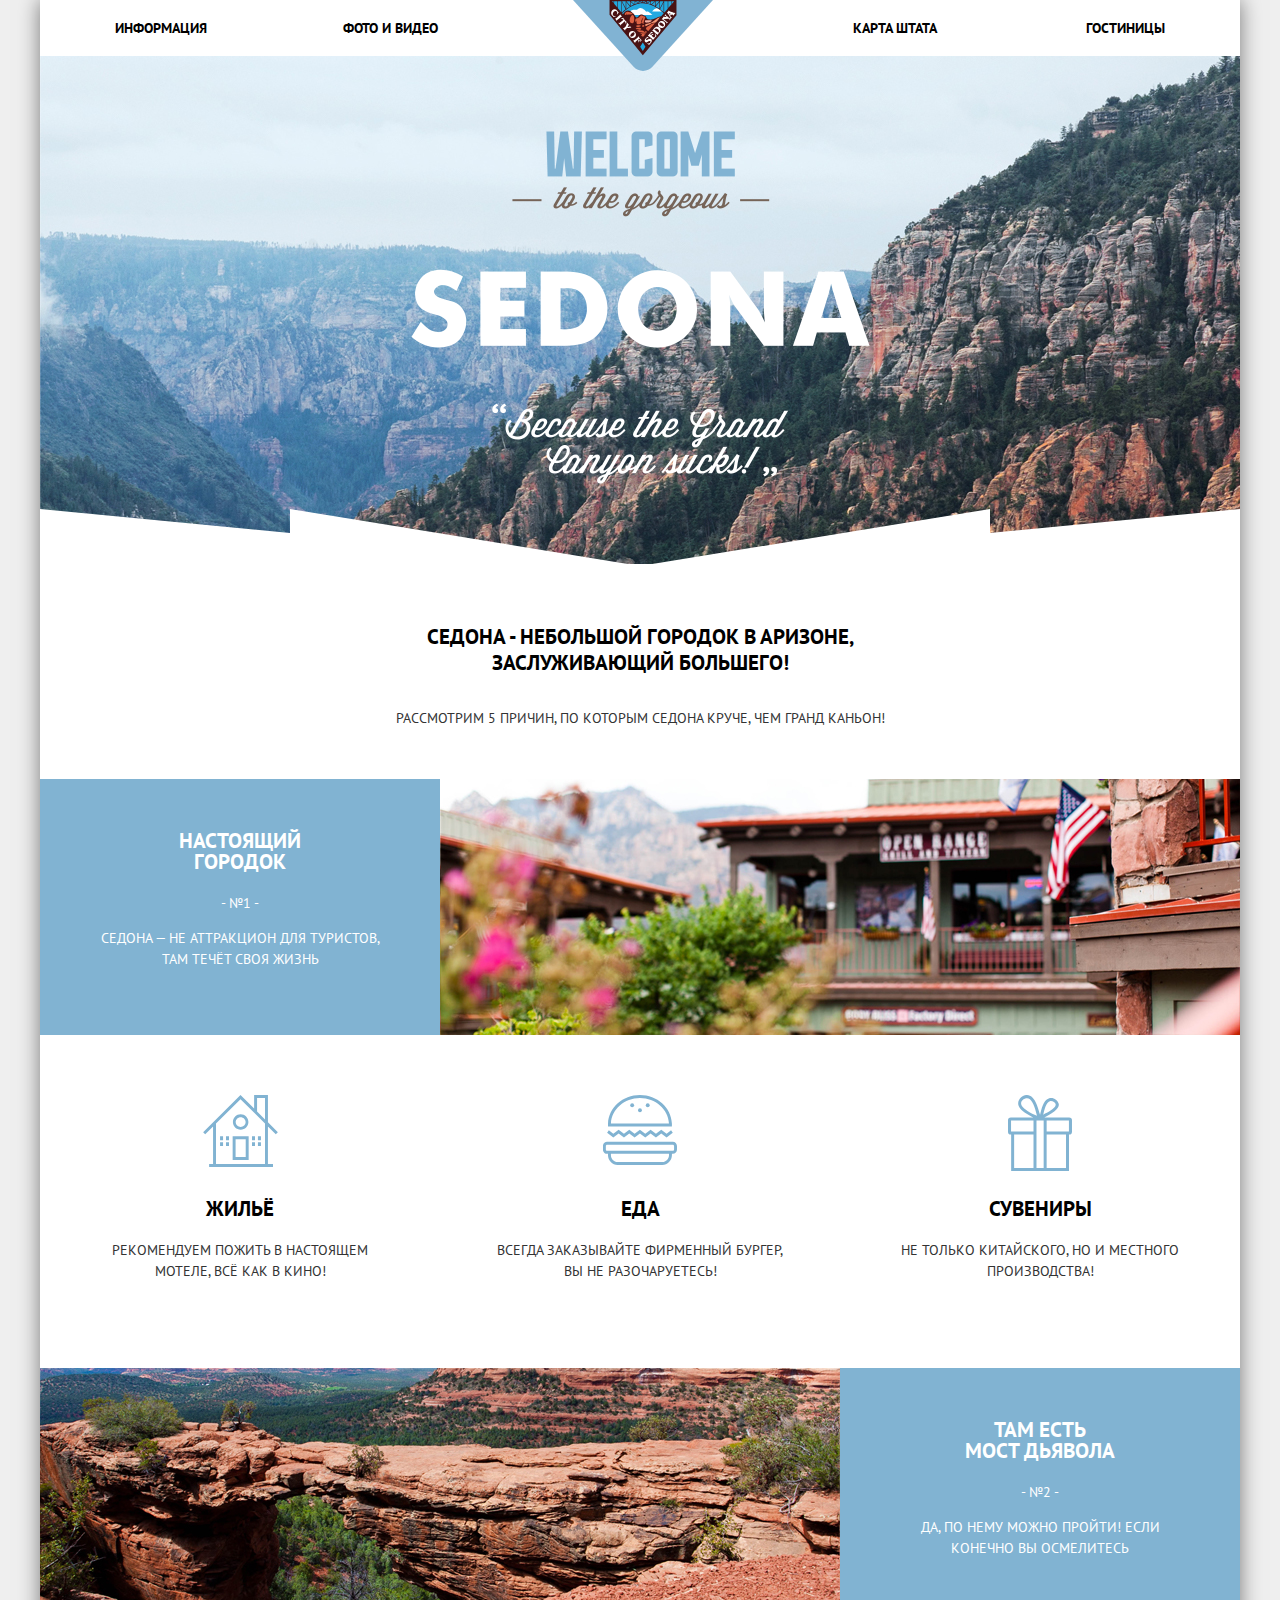
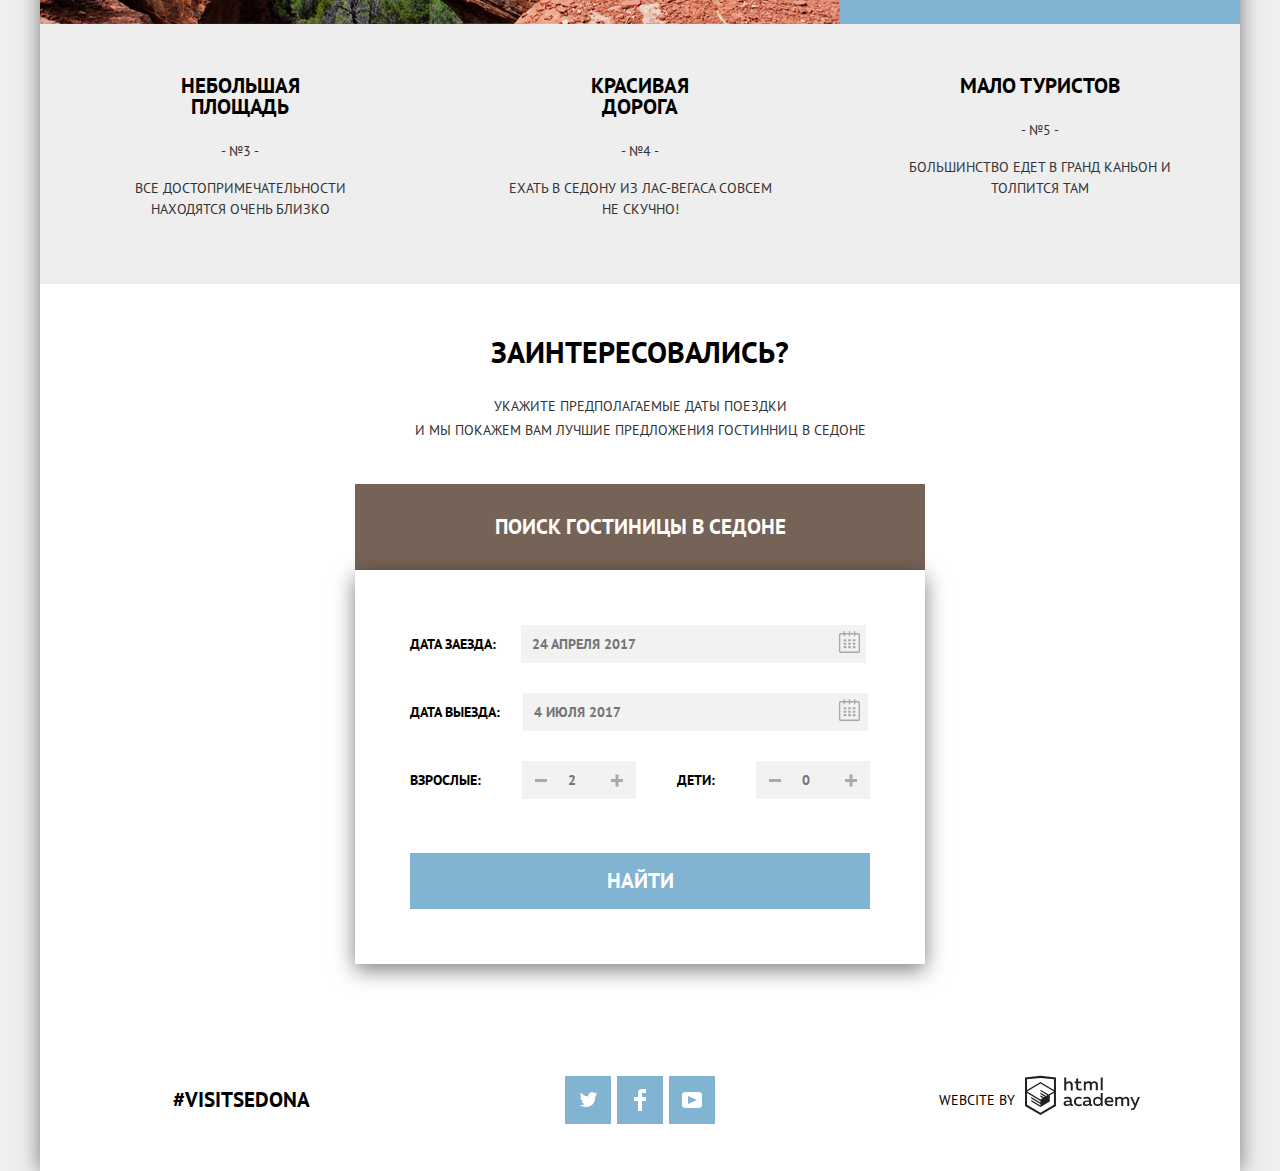
<file: index.html>
<!DOCTYPE html>
<html lang="ru">

<head>
    <meta charset="utf-8">
    <title>HTML Academy: Седона</title>
    <link href="https://fonts.googleapis.com/css?family=PT+Sans:400,700&amp;subset=cyrillic" rel="stylesheet">
    <link href="css/normalize.css" rel="stylesheet">
    <link href="css/style.min.css" rel="stylesheet">
</head>

<body>
    <div class="wrapper">
        <header class="main-header">
            <nav class="main-navigation wrapper-inner">
                <a href="#" class="main-header-logo">
                    <img src="img/logo-sedona.svg" width="140" height="72" alt="Логотип Седона">
                </a>
                <ul class="site-navigation">
                    <li><a href="info.html">Информация</a></li>
                    <li><a href="content.html">Фото и видео</a></li>
                    <li><a href="map.html">Карта штата</a></li>
                    <li><a href="inner.html">Гостиницы</a></li>
                </ul>
            </nav>
        </header>

        <main>
            <h1 class="visually-hidden">Sedona</h1>

            <section class="welcome">
                <h2 class="visually-hidden">Добро пожаловать в Седону</h2>
                <img src="img/welcome.png" width="459" height="353" alt="Добро пожаловать в Седону">
            </section>

            <section class="headline">
				<div class=".wrapper-inner">
					<h2 class="visually-hidden">Введение</h2>
					<p class="deserve">Седона - небольшой городок в Аризоне, заслуживающий большего!</p>
					<p>Рассмотрим 5 причин, по которым Седона круче, чем Гранд Каньон!</p>
				</div>
            </section>

            <section class="real-town">
                <div class="real-town-info">
                    <h3>Настоящий городок</h3>
                    <span>- №1 -</span>
                    <p>Седона — не аттракцион для туристов, там течёт своя жизнь</p>
                </div>
                <div class="real-town-img">
                    <img src="img/real-town.jpg" width="800" height="256" alt="Картинка 1">
                </div>
            </section>

            <section class="features">
                <ul class="features-list">
                    <li class="feature-item">
                        <h3>Жильё</h3>
                        <p>Рекомендуем пожить в настоящем мотеле, всё как в кино!</p>
                    </li>
                    <li class="feature-item">
                        <h3>Еда</h3>
                        <p>Всегда заказывайте фирменный бургер, вы не разочаруетесь!</p>
                    </li>

                    <li class="feature-item">
                        <h3>Сувениры</h3>
                        <p>Не только китайского, но и местного производства!</p>
                    </li>
                </ul>
            </section>

            <section class="devils-bridge">
                <div class="devils-bridge-img">
                    <img src="img/devils-bridgе.jpg" width="800" height="256" alt="Картинка 2">
                </div>
                <div class="devils-bridge-info">
                    <h3>Там есть <br> мост дьявола</h3>
                    <span>- №2 -</span>
                    <p>Да, по нему можно пройти! Если конечно вы осмелитесь</p>
                </div>
            </section>

            <section class="benefits">
                <ul class="benefits-list">
                    <li class="benefits-item">
                        <h3>Небольшая площадь</h3>
                        <span>- №3 -</span>
                        <p>Все достопримечательности находятся очень близко</p>
                    </li>

                    <li class="benefits-item">
                        <h3>Красивая дорога</h3>
                        <span>- №4 -</span>
                        <p>Ехать в Седону из Лас-Вегаса совсем не скучно!</p>
                    </li>

                    <li class="benefits-item">
                        <h3>Мало туристов</h3>
                        <span>- №5 -</span>
                        <p>Большинство едет в гранд каньон и толпится там</p>
                    </li>
                </ul>
            </section>

            <section class="selections">
                <div class="wrapper-inner">
                    <h2>Заинтересовались?</h2>
                    <p>Укажите предполагаемые даты поездки <br> и мы покажем вам лучшие предложения гостинниц в Седоне</p>

                    <!--search form-->
                    <div class="search">
                        <a href="#" class="search-hotels">Поиск гостиницы в Седоне</a>
                        <form class="appointment-form" action="#" method="post">
                            <p class="appointment-date-in">
                                <label for="date-in">Дата заезда:</label>
                                <input id="date-in" type="text" name="date" title="Выбрать дату заезда" value="" placeholder="24 апреля 2017">
                                <b>
                                    <svg xmlns="http://www.w3.org/2000/svg" width="21" height="22" viewBox="0 0 21 22">
                                        <path d="M19.251 2.025h-2.845V.648c0-.381-.294-.689-.656-.689-.363 0-.656.308-.656.689v1.377h-3.938V.648c0-.381-.294-.689-.655-.689-.363 0-.657.308-.657.689v1.377H5.906V.648c0-.381-.294-.689-.656-.689-.363 0-.657.308-.657.689v1.377H1.75C.784 2.025 0 2.847 0 3.862v16.302C0 21.179.784 22 1.75 22h17.501c.966 0 1.749-.821 1.749-1.836V3.862c0-1.015-.783-1.837-1.749-1.837zm.437 18.139a.448.448 0 0 1-.437.459H1.75a.45.45 0 0 1-.438-.459V3.862a.45.45 0 0 1 .438-.459h2.844v1.378c0 .381.294.689.657.689.362 0 .656-.308.656-.689V3.403h3.938v1.378c0 .381.294.689.657.689.361 0 .655-.308.655-.689V3.403h3.938v1.378c0 .381.293.689.656.689.362 0 .656-.308.656-.689V3.403h2.845c.241 0 .437.206.437.459v16.302z" />
                                        <path d="M4.594 8.225h2.625v2.066H4.594zM4.594 11.668h2.625v2.067H4.594zM4.594 15.112h2.625v2.066H4.594zM9.188 15.112h2.625v2.066H9.188zM9.188 11.668h2.625v2.067H9.188zM9.188 8.225h2.625v2.066H9.188zM13.781 15.112h2.625v2.066h-2.625zM13.781 11.668h2.625v2.067h-2.625zM13.781 8.225h2.625v2.066h-2.625z" />
                                    </svg>
                                </b>
                            </p>

                            <p class="appointment-date-out">
                                <label for="date-out">Дата выезда:</label>
                                <input id="date-out" type="text" name="date" title="Выбрать дату выезда" value="" placeholder="4 июля 2017">
                                <b>
                                    <svg xmlns="http://www.w3.org/2000/svg" width="21" height="22" viewBox="0 0 21 22">
                                        <path d="M19.251 2.025h-2.845V.648c0-.381-.294-.689-.656-.689-.363 0-.656.308-.656.689v1.377h-3.938V.648c0-.381-.294-.689-.655-.689-.363 0-.657.308-.657.689v1.377H5.906V.648c0-.381-.294-.689-.656-.689-.363 0-.657.308-.657.689v1.377H1.75C.784 2.025 0 2.847 0 3.862v16.302C0 21.179.784 22 1.75 22h17.501c.966 0 1.749-.821 1.749-1.836V3.862c0-1.015-.783-1.837-1.749-1.837zm.437 18.139a.448.448 0 0 1-.437.459H1.75a.45.45 0 0 1-.438-.459V3.862a.45.45 0 0 1 .438-.459h2.844v1.378c0 .381.294.689.657.689.362 0 .656-.308.656-.689V3.403h3.938v1.378c0 .381.294.689.657.689.361 0 .655-.308.655-.689V3.403h3.938v1.378c0 .381.293.689.656.689.362 0 .656-.308.656-.689V3.403h2.845c.241 0 .437.206.437.459v16.302z" />
                                        <path d="M4.594 8.225h2.625v2.066H4.594zM4.594 11.668h2.625v2.067H4.594zM4.594 15.112h2.625v2.066H4.594zM9.188 15.112h2.625v2.066H9.188zM9.188 11.668h2.625v2.067H9.188zM9.188 8.225h2.625v2.066H9.188zM13.781 15.112h2.625v2.066h-2.625zM13.781 11.668h2.625v2.067h-2.625zM13.781 8.225h2.625v2.066h-2.625z" />
                                    </svg>
                                </b>
                            </p>

                            <p class="appointment-clients">

                                <label for="appointment-adults">Взрослые:</label>
                                <span>
                                    <button><span class="button-minus" aria-label="Увеличить количество взрослых"></span></button>
                                    <input id="appointment-adults" type="number" name="adults" value="" placeholder="2" min="0" max="7">
                                    <button><span class="button-plus" aria-label="Уменьшить количество взрослых"></span></button>
                                </span>


                                <label for="appointment-childrens">Дети:</label>
                                <span>
                                    <button><span class="button-minus" aria-label="Увеличить количество детей"></span></button>
                                    <input id="appointment-childrens" type="number" name="childrens" value="" placeholder="0" min="0" max="7">
                                    <button><span class="button-plus" aria-label="Уменьшить количество детей"></span></button>
                                </span>

                            </p>
                            <button class="button button-search" title="Найти гостиницу">Найти</button>
                        </form>
                    </div>
                </div>

                <iframe src="https://www.google.com/maps/embed?pb=!1m18!1m12!1m3!1d17734.267795746346!2d-111.81427633441157!3d34.86116044246057!2m3!1f0!2f0!3f0!3m2!1i1024!2i768!4f13.1!3m3!1m2!1s0x872da132f942b00d%3A0x5548c523fa6c8efd!2z0KHQtdC00L7QvdCwLCDQkNGA0LjQt9C-0L3QsCA4NjMzNiwg0KHQqNCQ!5e0!3m2!1sru!2sru!4v1544901774834" width="1200" height="593" style="border:0" allowfullscreen></iframe>
            </section>
        </main>

        <footer class="index-footer">
            <div class="wrapper-inner footer-container">
                <div class="hashtag">
                    <span>#Visitsedona</span>
                </div>

                <div class="footer-social">
                    <ul>
                        <li>
							<span class="visually-hidden">Твиттер</span>
                            <a class="social-botton" href="#" target="_blank">
                                <svg xmlns="http://www.w3.org/2000/svg" xmlns:xlink="http://www.w3.org/1999/xlink" width="17" height="15" viewBox="0 0 17 15">
                                    <path fill="#FFF" d="M10.95.144c1.685-.496 2.984.27 3.577 1.179.673-.231 1.331-.481 2.011-.708a2.345 2.345 0 0 1-.857 1.768c.685.17 1.304-.491 1.304-.491-.169 1-1.006 1.788-1.563 2.024-.231 6.75-3.175 11.217-10.077 11.082h-.446c-.41 0-4.164-.46-4.898-1.887 2.271.196 3.893-.422 4.693-1.177-.96-.3-2.679-.477-2.979-2.95.349.106.564.228 1.19.119C1.705 8.247.374 7.53.448 5.33c.285.328 1.067.536 1.34.472C1.085 5.561-.182 2.442.894.85c1.818 1.854 3.735 3.606 7.152 3.773C8.254 2.33 9.183.793 10.95.144z" /></svg>
                            </a>
                        </li>
                        <li>
							<span class="visually-hidden">Фейсбук</span>
                            <a class="social-botton" href="#" target="_blank">
                                <svg xmlns="http://www.w3.org/2000/svg" width="12" height="22" viewBox="0 0 12 22">
                                    <path fill="#FFF" d="M12 4V0H8a4 4 0 0 0-4 4v4H0v4h4v10h4V12h4V8H8V4h4z" /></svg>
                            </a>
                        </li>
                        <li>
							<span class="visually-hidden">Ютуб</span>
                            <a class="social-botton" href="#" target="_blank">
                                <svg xmlns="http://www.w3.org/2000/svg" xmlns:xlink="http://www.w3.org/1999/xlink" width="20" height="16" viewBox="0 0 20 16">
                                    <path fill="#FFF" d="M17 0H3C1.35 0 0 1.35 0 3v10c0 1.65 1.35 3 3 3h14c1.65 0 3-1.35 3-3V3c0-1.65-1.35-3-3-3zM6.027 11.998V4.002L15.014 8l-8.987 3.998z" /></svg>
                            </a>
                        </li>
                    </ul>
                </div>

                <div class="webcite-by">
                    <span>Webcite by</span>
                    <a class="footer-logo" href="https://htmlacademy.ru/intensive/htmlcss" target="_blank">
                        <svg id="layer_1" data-name="Layer 1" xmlns="http://www.w3.org/2000/svg" viewBox="0 0 108.08 36.85" width="115" height="41">
                            <title>logo-htmlacademy-small1</title>
                            <path d="M44.61,26.88a2,2,0,0,0,.55-0.1v1.33a3.25,3.25,0,0,1-1.18.21,1.67,1.67,0,0,1-1.67-1,4.84,4.84,0,0,1-3.14,1.08c-1.51,0-2.91-.83-2.91-2.55,0-2.13,2-2.79,3.71-2.79a11.08,11.08,0,0,1,2.17.25v-0.3c0-1-.76-1.77-2.19-1.77a7.42,7.42,0,0,0-3,.64v-1.7a10.21,10.21,0,0,1,3.19-.55c2.36,0,3.81,1.12,3.81,3.65v3a0.54,0.54,0,0,0,.49.59h0.17Zm-6.44-1.13A1.35,1.35,0,0,0,39.63,27h0.11a3.39,3.39,0,0,0,2.41-1V24.58a9.72,9.72,0,0,0-1.81-.21c-1,0-2.16.33-2.16,1.38h0Zm12.36-6.11a5,5,0,0,1,2.57.64V22a4.08,4.08,0,0,0-2.3-.7,2.75,2.75,0,1,0,0,5.49,5,5,0,0,0,2.43-.64v1.71a6.27,6.27,0,0,1-2.76.57A4.21,4.21,0,0,1,46,24.51q0-.21,0-0.41a4.32,4.32,0,0,1,4.18-4.46h0.38Zm12.17,7.24a2,2,0,0,0,.55-0.1v1.33a3.25,3.25,0,0,1-1.18.21,1.67,1.67,0,0,1-1.67-1,4.84,4.84,0,0,1-3.14,1.08c-1.51,0-2.91-.83-2.91-2.55,0-2.13,2-2.79,3.71-2.79a11.08,11.08,0,0,1,2.17.25v-0.3c0-1-.76-1.77-2.19-1.77a7.42,7.42,0,0,0-3,.64v-1.7a10.21,10.21,0,0,1,3.19-.55c2.36,0,3.81,1.12,3.81,3.65v3a0.54,0.54,0,0,0,.49.59h0.17Zm-6.44-1.13A1.35,1.35,0,0,0,57.73,27h0.11a3.39,3.39,0,0,0,2.41-1V24.58a9.72,9.72,0,0,0-1.81-.21c-1.06,0-2.16.33-2.16,1.38h0ZM73,16V28.2H71.35V26.88a3.88,3.88,0,0,1-3.19,1.54,4.4,4.4,0,0,1,0-8.78,3.81,3.81,0,0,1,3,1.3V16H73Zm-4.53,5.22a2.76,2.76,0,1,0,0,5.52A2.86,2.86,0,0,0,71.15,25V23A2.91,2.91,0,0,0,68.49,21.27ZM79,19.64c3.31,0,4.46,2.68,3.92,5.09H76.7c0.21,1.5,1.67,2.11,3.19,2.11a6.11,6.11,0,0,0,2.64-.59v1.6a7.14,7.14,0,0,1-3,.57C77,28.42,74.78,27,74.78,24a4.18,4.18,0,0,1,4-4.39H79Zm0.09,1.54a2.28,2.28,0,0,0-2.44,2.1v0.06H81.3A2,2,0,0,0,79.13,21.18Zm5.73,7V19.87h1.65v1a3.81,3.81,0,0,1,2.78-1.27A2.86,2.86,0,0,1,91.89,21a4.12,4.12,0,0,1,2.91-1.33A3.06,3.06,0,0,1,98,23V28.2h-1.9V23.05a1.59,1.59,0,0,0-1.42-1.75H94.42a2.8,2.8,0,0,0-2.07,1.12V28.2h-1.9V23.05A1.59,1.59,0,0,0,89,21.31H88.8a3,3,0,0,0-2.21,1.29v5.63H84.86Zm21.31-8.33h1.9l-3.91,9.46c-0.9,2.17-2.09,2.86-3.35,2.86a4.76,4.76,0,0,1-1.1-.14V30.46a2.86,2.86,0,0,0,.85.12c0.9,0,1.58-.64,2.07-1.9l0.17-.42-4-8.4h2l2.86,6.29ZM38.73,1.46V6.22a3.81,3.81,0,0,1,2.7-1.14,3.25,3.25,0,0,1,3.44,3.4v5.15H43V8.72a1.81,1.81,0,0,0-1.61-2h-0.3a2.93,2.93,0,0,0-2.32,1.39v5.52h-1.9V1.46h1.9ZM49.94,2.31v3h3V6.91h-3v3.81c0,1.1.5,1.46,1.58,1.46a4.49,4.49,0,0,0,1.69-.33v1.6A6.8,6.8,0,0,1,51,13.8a2.55,2.55,0,0,1-2.86-2.74V6.89H46.58V5.26h1.5V2.74Zm5.4,11.31V5.28H57v1A3.81,3.81,0,0,1,59.77,5a2.86,2.86,0,0,1,2.6,1.33A4.12,4.12,0,0,1,65.28,5,3.06,3.06,0,0,1,68.44,8.4v5.21h-1.9V8.46a1.59,1.59,0,0,0-1.42-1.75H64.89a2.8,2.8,0,0,0-2.07,1.12v5.78h-1.9V8.46A1.59,1.59,0,0,0,59.5,6.71H59.27A3,3,0,0,0,57.06,8v5.63H55.34ZM71.17,1.45H73V13.6H71.17V1.45ZM14.71,0H14.55L0,1.54V28.21l14.55,8.66,14.55-8.66V1.54Zm12.5,27.1L14.55,34.64,1.9,27.12V16.18l12.59,7.5V25L5.86,19.9v1.31l8.68,5.21v1.39L5.87,22.65V24l8.68,5.21,8.75-5.24V18.31L27.2,16V27.12Zm0-12.53-3.48,2-1.6,1L14.51,13v1.31L21,18.23H21l-0.14.09-1,.54-5.37-3.2V17l4.24,2.52-1,.67-3.2-1.9v1.31l2.1,1.24L14.5,22.1,2,14.65,14.51,7.11Zm0-1.32L14.49,5.76,1.91,13.25v-10L14.56,1.92,27.21,3.25v10h0Z" transform="translate(0 -0.02)" fill="#231f20" />
                        </svg>
                    </a>
                </div>
            </div>
        </footer>
    </div>
</body>

</html>
</file>
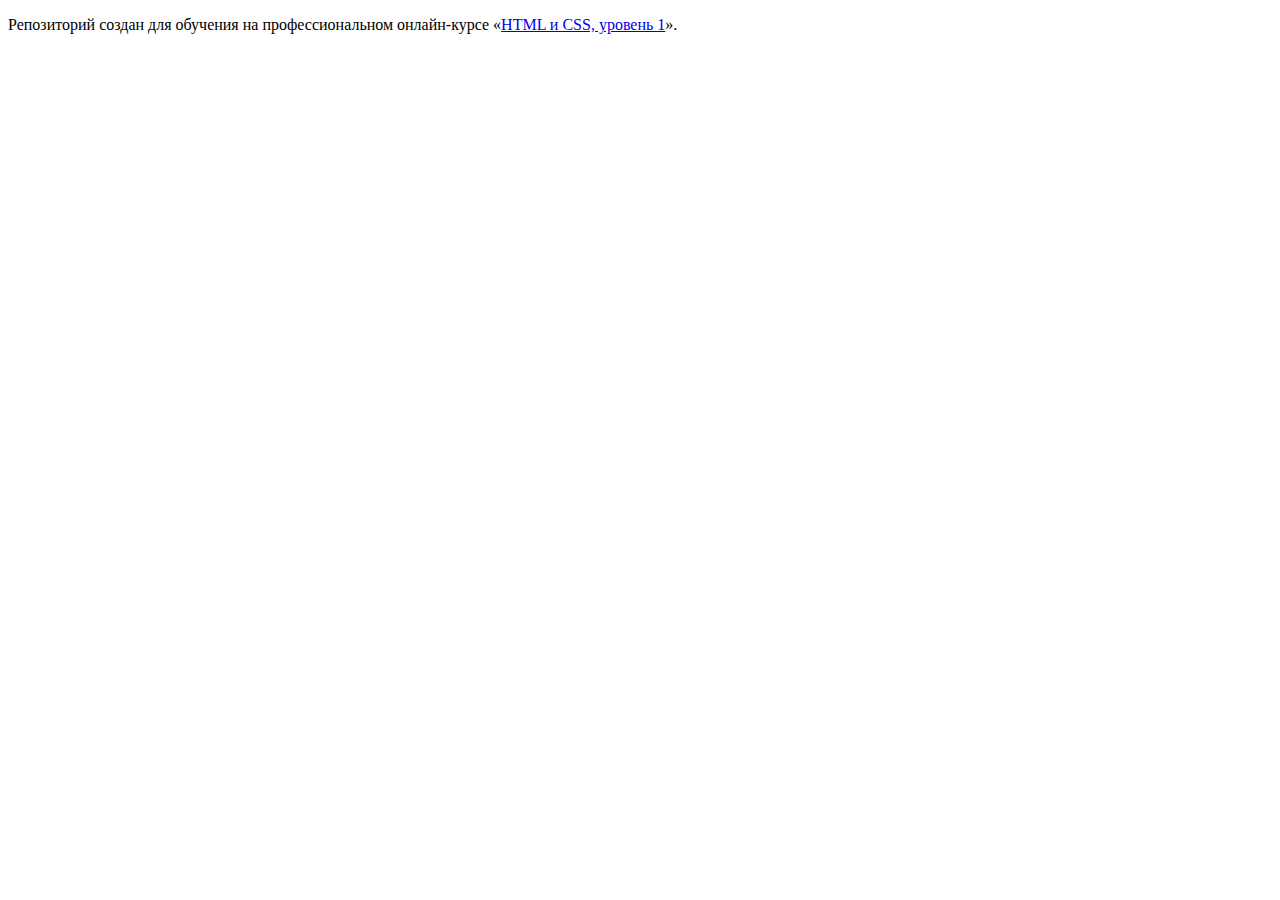
<file: master/index.html>
<!DOCTYPE html>
<html lang="ru">
  <head>
    <meta charset="utf-8">
    <title>HTML Academy: Седона</title>
    <base href="https://htmlacademy-htmlcss.github.io/533733-sedona/master/">
</head>
  <body>

    <p>Репозиторий создан для обучения на профессиональном онлайн‑курсе «<a href="https://htmlacademy.ru/intensive/htmlcss">HTML и CSS, уровень 1</a>».</p>

  </body>
</html>
</file>
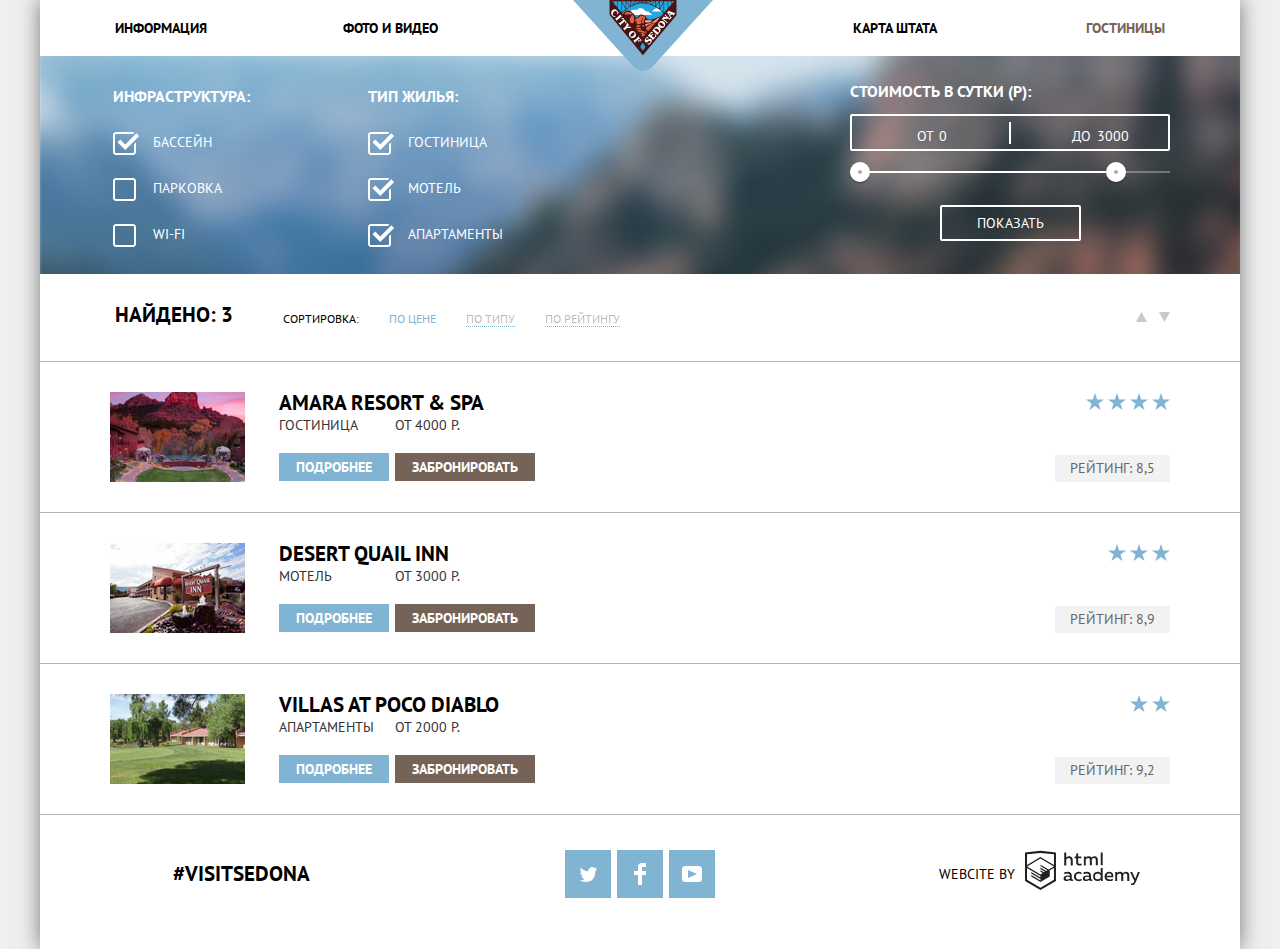
<file: inner.html>
<!DOCTYPE html>
<html lang="ru">

<head>
    <meta charset="utf-8">
    <title>HTML Academy: Седона</title>
    <link href="https://fonts.googleapis.com/css?family=PT+Sans:400,700&amp;subset=cyrillic" rel="stylesheet">
    <link href="css/normalize.css" rel="stylesheet">
    <link href="css/style.css" rel="stylesheet">
</head>

<body>
    <div class="wrapper">
        <header class="main-header">
            <nav class="main-navigation wrapper-inner">
                <a href="index.html" class="main-header-logo">
                    <img src="img/logo-sedona.svg" width="140" height="72" alt="Логотип Седона">
                </a>
                <ul class="site-navigation">
                    <li><a href="info.html">Информация</a></li>
                    <li><a href="content.html">Фото и видео</a></li>
                    <li><a href="map.html">Карта штата</a></li>
                    <li class="active-a-menu">Гостиницы</li>
                </ul>
            </nav>
        </header>

        <main>
			<section class="filter">
                    <form class="filter-form wrapper-inner" method="get" action="https://echo.htmlacademy.ru">
                        <div class="filter-options">
							<fieldset class="infrastructure">
								<legend>Инфраструктура:</legend>
								<ul>
									<li class="filter-option">
										<input class="visually-hidden filter-input filter-input-checkbox" type="checkbox" name="swimming-pool" id="filter-swimming-pool" checked>
										<label for="filter-swimming-pool">Бассейн</label>
									</li>
									<li class="filter-option">
										<input class="visually-hidden filter-input filter-input-checkbox" type="checkbox" name="parking" id="filter-parking">
										<label for="filter-parking">Парковка</label>
									</li>
									<li class="filter-option">
										<input class="visually-hidden filter-input filter-input-checkbox" type="checkbox" name="wifi" id="filter-wifi">
										<label for="filter-wifi">Wi-fi</label>
									</li>
								</ul>
							</fieldset>

							<fieldset class="type-of-housing">
								<legend>Тип жилья:</legend>
								<ul>
									<li class="type-of-housing-option">
										<input class="visually-hidden filter-input filter-input-checkbox" type="checkbox" name="hotel" id="filter-hotel" checked="">
										<label for="filter-hotel">Гостиница</label>
									</li>
									<li class="type-of-housing-option">
										<input class="visually-hidden filter-input filter-input-checkbox" type="checkbox" name="motel" id="filter-motel" checked="">
										<label for="filter-motel">Мотель</label>
									</li>
									<li class="type-of-housing-option">
										<input class="visually-hidden filter-input filter-input-checkbox" type="checkbox" name="apartaments" id="filter-apartaments" checked="">
										<label for="filter-apartaments">Апартаменты</label>
									</li>
								</ul>
							</fieldset>
						</div>

                        <div class="filter-range">
                            <div class="filter-range-title">Стоимость в сутки (р):</div>
                            <div class="price-controls">
                                <label class="min-price">от <input type="text" name="min-price" value="0"></label>
                                <label class="max-price">до <input type="text" name="max-price" value="3000"></label>
                            </div>
                            <div class="range-controls">
                                <div class="scale">
                                    <div class="bar"></div>
                                </div>
                                <div class="range-toggle range-toggle-min"></div>
                                <div class="range-toggle range-toggle-max"></div>
                            </div>
                            <button class="btn-transparent" type="submit">Показать</button>
                        </div>
                    </form>
            </section>


            <section class="found wrapper-inner">
                <div class="breadcrumbs">
                    <h2>Найдено: 3</h2>
                    <ul class="classify">
                        <li>
                            <span>Сортировка:</span>
                        </li>
                        <li>
                            <a class="classify-item-1" href="#">По цене</a>
                        </li>
                        <li>
                            <a class="classify-item" href="#">По типу</a>
                        </li>
                        <li>
                            <a class="classify-item" href="#">По рейтингу</a>
                        </li>
                    </ul>
                </div>
                <div class="ap-and-down">
                    <a class="button-up" href="#">
						<span class="visually-hidden">Сортировка по возрастанию</span>
							<svg xmlns="http://www.w3.org/2000/svg" width="11" height="10" viewBox="0 0 11 10">
								<path fill="#231F20" d="M5.5 0L0 10h11z" /></svg>
                    </a>

                    <a class="button-down" href="#">
						<span class="visually-hidden">Сортировка по убыванию</span>
							<svg xmlns="http://www.w3.org/2000/svg" width="11" height="10" viewBox="0 0 11 10">
								<path fill="#231F20" d="M5.5 10L0 0h11" /></svg>
                    </a>
                </div>
            </section>

            <h2 class="visually-hidden">Список гостиниц</h2>
            <section class="hotels-list-box">
                <ul class="hotels-list-lines">
                    <li class="hotels-list-inner">
                        <div class="hotels-list-item">
                            <div class="hotels-list-img">
                                <img src="img/hotel-1.jpg" width="135" height="90" alt="Фото Amara Resort & Spa">
                            </div>
                            <div class="hotels-list">
                                <h3 class="hotels-title">Amara Resort & Spa</h3>

                                <div class="hotels-list-details">
                                    <span>Гостиница</span>
                                    <a class="button button-read-more" href="#">Подробнее</a>
                                </div>

                                <div class="hotels-list-price">
                                    <span>от 4000 Р.</span>
                                    <a class="button button-reserved" href="#">Забронировать</a>
                                </div>
                            </div>
                        </div>
                        <div class="hotels-list-rating">
                            <span class="stars-rating" aria-label="Рейтинг гостиницы">
                                <svg xmlns="http://www.w3.org/2000/svg" width="18" height="17" viewBox="0 0 18 17">
                                    <path fill="#81B3D2" d="M9.002 0l2.126 6.494h6.877l-5.564 4.012L14.566 17l-5.564-4.013L3.438 17l2.126-6.494L0 6.494h6.878z" />
                                </svg>
                                <svg xmlns="http://www.w3.org/2000/svg" width="18" height="17" viewBox="0 0 18 17">
                                    <path fill="#81B3D2" d="M9.002 0l2.126 6.494h6.877l-5.564 4.012L14.566 17l-5.564-4.013L3.438 17l2.126-6.494L0 6.494h6.878z" />
                                </svg>
                                <svg xmlns="http://www.w3.org/2000/svg" width="18" height="17" viewBox="0 0 18 17">
                                    <path fill="#81B3D2" d="M9.002 0l2.126 6.494h6.877l-5.564 4.012L14.566 17l-5.564-4.013L3.438 17l2.126-6.494L0 6.494h6.878z" />
                                </svg>
                                <svg xmlns="http://www.w3.org/2000/svg" width="18" height="17" viewBox="0 0 18 17">
                                    <path fill="#81B3D2" d="M9.002 0l2.126 6.494h6.877l-5.564 4.012L14.566 17l-5.564-4.013L3.438 17l2.126-6.494L0 6.494h6.878z" />
                                </svg>
                            </span>

                            <span class="rating">Рейтинг: 8,5</span>
                        </div>
                    </li>

                    <li class="hotels-list-inner">
                        <div class="hotels-list-item">
                            <div class="hotels-list-img">
                                <img src="img/hotel-2.jpg" width="135" height="90" alt="Фото Desert Quail Inn">
                            </div>
                            <div class="hotels-list">
                                <h3 class="hotels-title">Desert Quail Inn</h3>

                                <div class="hotels-list-details">
                                    <span>Мотель</span>
                                    <a class="button button-read-more" href="#">Подробнее</a>
                                </div>

                                <div class="hotels-list-price">
                                    <span>от 3000 Р.</span>
                                    <a class="button button-reserved" href="#">Забронировать</a>
                                </div>
                            </div>
                        </div>
                        <div class="hotels-list-rating">
                            <span class="stars-rating">
                                <svg xmlns="http://www.w3.org/2000/svg" width="18" height="17" viewBox="0 0 18 17">
                                    <path fill="#81B3D2" d="M9.002 0l2.126 6.494h6.877l-5.564 4.012L14.566 17l-5.564-4.013L3.438 17l2.126-6.494L0 6.494h6.878z" />
                                </svg>
                                <svg xmlns="http://www.w3.org/2000/svg" width="18" height="17" viewBox="0 0 18 17">
                                    <path fill="#81B3D2" d="M9.002 0l2.126 6.494h6.877l-5.564 4.012L14.566 17l-5.564-4.013L3.438 17l2.126-6.494L0 6.494h6.878z" />
                                </svg>
                                <svg xmlns="http://www.w3.org/2000/svg" width="18" height="17" viewBox="0 0 18 17">
                                    <path fill="#81B3D2" d="M9.002 0l2.126 6.494h6.877l-5.564 4.012L14.566 17l-5.564-4.013L3.438 17l2.126-6.494L0 6.494h6.878z" />
                                </svg>
                            </span>

                            <span class="rating">Рейтинг: 8,9</span>
                        </div>
                    </li>

                    <li class="hotels-list-inner">
                        <div class="hotels-list-item">
                            <div class="hotels-list-img">
                                <img src="img/hotel-3.jpg" width="135" height="90" alt="Фото Villas at Poco Diablo">
                            </div>
                            <div class="hotels-list">
                                <h3 class="hotels-title">Villas at Poco Diablo</h3>

                                <div class="hotels-list-details">
                                    <span>Апартаменты</span>
                                    <a class="button button-read-more" href="#">Подробнее</a>
                                </div>

                                <div class="hotels-list-price">
                                    <span>от 2000 Р.</span>
                                    <a class="button button-reserved" href="#">Забронировать</a>
                                </div>
                            </div>
                        </div>

                        <div class="hotels-list-rating">
                            <span class="stars-rating">
                                <svg xmlns="http://www.w3.org/2000/svg" width="18" height="17" viewBox="0 0 18 17">
                                    <path fill="#81B3D2" d="M9.002 0l2.126 6.494h6.877l-5.564 4.012L14.566 17l-5.564-4.013L3.438 17l2.126-6.494L0 6.494h6.878z" />
                                </svg>
                                <svg xmlns="http://www.w3.org/2000/svg" width="18" height="17" viewBox="0 0 18 17">
                                    <path fill="#81B3D2" d="M9.002 0l2.126 6.494h6.877l-5.564 4.012L14.566 17l-5.564-4.013L3.438 17l2.126-6.494L0 6.494h6.878z" />
                                </svg>
                            </span>

                            <span class="rating">Рейтинг: 9,2</span>
                        </div>
                    </li>
                </ul>
            </section>
        </main>

        <footer class="main-footer">
            <div class="wrapper-inner footer-container">
                <div class="hashtag">
                    <span>#Visitsedona</span>
                </div>

                <div class="footer-social">
                    <ul>
                        <li>
                            <span class="visually-hidden">Твиттер</span>
                            <a class="social-botton" href="#" target="_blank">
                                <svg xmlns="http://www.w3.org/2000/svg" xmlns:xlink="http://www.w3.org/1999/xlink" width="17" height="15" viewBox="0 0 17 15">
                                    <path fill="#FFF" d="M10.95.144c1.685-.496 2.984.27 3.577 1.179.673-.231 1.331-.481 2.011-.708a2.345 2.345 0 0 1-.857 1.768c.685.17 1.304-.491 1.304-.491-.169 1-1.006 1.788-1.563 2.024-.231 6.75-3.175 11.217-10.077 11.082h-.446c-.41 0-4.164-.46-4.898-1.887 2.271.196 3.893-.422 4.693-1.177-.96-.3-2.679-.477-2.979-2.95.349.106.564.228 1.19.119C1.705 8.247.374 7.53.448 5.33c.285.328 1.067.536 1.34.472C1.085 5.561-.182 2.442.894.85c1.818 1.854 3.735 3.606 7.152 3.773C8.254 2.33 9.183.793 10.95.144z" /></svg>
                            </a>
                        </li>
                        <li>
                            <span class="visually-hidden">Фейсбук</span>
                            <a class="social-botton" href="#" target="_blank">
                                <svg xmlns="http://www.w3.org/2000/svg" width="12" height="22" viewBox="0 0 12 22">
                                    <path fill="#FFF" d="M12 4V0H8a4 4 0 0 0-4 4v4H0v4h4v10h4V12h4V8H8V4h4z" /></svg>
                            </a>
                        </li>
                        <li>
                            <span class="visually-hidden">Ютуб</span>
                            <a class="social-botton" href="#" target="_blank">
                                <svg xmlns="http://www.w3.org/2000/svg" xmlns:xlink="http://www.w3.org/1999/xlink" width="20" height="16" viewBox="0 0 20 16">
                                    <path fill="#FFF" d="M17 0H3C1.35 0 0 1.35 0 3v10c0 1.65 1.35 3 3 3h14c1.65 0 3-1.35 3-3V3c0-1.65-1.35-3-3-3zM6.027 11.998V4.002L15.014 8l-8.987 3.998z" /></svg>
                            </a>
                        </li>
                    </ul>
                </div>

                <div class="webcite-by">
                    <span>Webcite by</span>
                    <a class="footer-logo" href="https://htmlacademy.ru/intensive/htmlcss" target="_blank">
                        <svg id="layer_1" data-name="Layer 1" xmlns="http://www.w3.org/2000/svg" viewBox="0 0 108.08 36.85" width="115" height="41">
                            <title>logo-htmlacademy-small1</title>
                            <path d="M44.61,26.88a2,2,0,0,0,.55-0.1v1.33a3.25,3.25,0,0,1-1.18.21,1.67,1.67,0,0,1-1.67-1,4.84,4.84,0,0,1-3.14,1.08c-1.51,0-2.91-.83-2.91-2.55,0-2.13,2-2.79,3.71-2.79a11.08,11.08,0,0,1,2.17.25v-0.3c0-1-.76-1.77-2.19-1.77a7.42,7.42,0,0,0-3,.64v-1.7a10.21,10.21,0,0,1,3.19-.55c2.36,0,3.81,1.12,3.81,3.65v3a0.54,0.54,0,0,0,.49.59h0.17Zm-6.44-1.13A1.35,1.35,0,0,0,39.63,27h0.11a3.39,3.39,0,0,0,2.41-1V24.58a9.72,9.72,0,0,0-1.81-.21c-1,0-2.16.33-2.16,1.38h0Zm12.36-6.11a5,5,0,0,1,2.57.64V22a4.08,4.08,0,0,0-2.3-.7,2.75,2.75,0,1,0,0,5.49,5,5,0,0,0,2.43-.64v1.71a6.27,6.27,0,0,1-2.76.57A4.21,4.21,0,0,1,46,24.51q0-.21,0-0.41a4.32,4.32,0,0,1,4.18-4.46h0.38Zm12.17,7.24a2,2,0,0,0,.55-0.1v1.33a3.25,3.25,0,0,1-1.18.21,1.67,1.67,0,0,1-1.67-1,4.84,4.84,0,0,1-3.14,1.08c-1.51,0-2.91-.83-2.91-2.55,0-2.13,2-2.79,3.71-2.79a11.08,11.08,0,0,1,2.17.25v-0.3c0-1-.76-1.77-2.19-1.77a7.42,7.42,0,0,0-3,.64v-1.7a10.21,10.21,0,0,1,3.19-.55c2.36,0,3.81,1.12,3.81,3.65v3a0.54,0.54,0,0,0,.49.59h0.17Zm-6.44-1.13A1.35,1.35,0,0,0,57.73,27h0.11a3.39,3.39,0,0,0,2.41-1V24.58a9.72,9.72,0,0,0-1.81-.21c-1.06,0-2.16.33-2.16,1.38h0ZM73,16V28.2H71.35V26.88a3.88,3.88,0,0,1-3.19,1.54,4.4,4.4,0,0,1,0-8.78,3.81,3.81,0,0,1,3,1.3V16H73Zm-4.53,5.22a2.76,2.76,0,1,0,0,5.52A2.86,2.86,0,0,0,71.15,25V23A2.91,2.91,0,0,0,68.49,21.27ZM79,19.64c3.31,0,4.46,2.68,3.92,5.09H76.7c0.21,1.5,1.67,2.11,3.19,2.11a6.11,6.11,0,0,0,2.64-.59v1.6a7.14,7.14,0,0,1-3,.57C77,28.42,74.78,27,74.78,24a4.18,4.18,0,0,1,4-4.39H79Zm0.09,1.54a2.28,2.28,0,0,0-2.44,2.1v0.06H81.3A2,2,0,0,0,79.13,21.18Zm5.73,7V19.87h1.65v1a3.81,3.81,0,0,1,2.78-1.27A2.86,2.86,0,0,1,91.89,21a4.12,4.12,0,0,1,2.91-1.33A3.06,3.06,0,0,1,98,23V28.2h-1.9V23.05a1.59,1.59,0,0,0-1.42-1.75H94.42a2.8,2.8,0,0,0-2.07,1.12V28.2h-1.9V23.05A1.59,1.59,0,0,0,89,21.31H88.8a3,3,0,0,0-2.21,1.29v5.63H84.86Zm21.31-8.33h1.9l-3.91,9.46c-0.9,2.17-2.09,2.86-3.35,2.86a4.76,4.76,0,0,1-1.1-.14V30.46a2.86,2.86,0,0,0,.85.12c0.9,0,1.58-.64,2.07-1.9l0.17-.42-4-8.4h2l2.86,6.29ZM38.73,1.46V6.22a3.81,3.81,0,0,1,2.7-1.14,3.25,3.25,0,0,1,3.44,3.4v5.15H43V8.72a1.81,1.81,0,0,0-1.61-2h-0.3a2.93,2.93,0,0,0-2.32,1.39v5.52h-1.9V1.46h1.9ZM49.94,2.31v3h3V6.91h-3v3.81c0,1.1.5,1.46,1.58,1.46a4.49,4.49,0,0,0,1.69-.33v1.6A6.8,6.8,0,0,1,51,13.8a2.55,2.55,0,0,1-2.86-2.74V6.89H46.58V5.26h1.5V2.74Zm5.4,11.31V5.28H57v1A3.81,3.81,0,0,1,59.77,5a2.86,2.86,0,0,1,2.6,1.33A4.12,4.12,0,0,1,65.28,5,3.06,3.06,0,0,1,68.44,8.4v5.21h-1.9V8.46a1.59,1.59,0,0,0-1.42-1.75H64.89a2.8,2.8,0,0,0-2.07,1.12v5.78h-1.9V8.46A1.59,1.59,0,0,0,59.5,6.71H59.27A3,3,0,0,0,57.06,8v5.63H55.34ZM71.17,1.45H73V13.6H71.17V1.45ZM14.71,0H14.55L0,1.54V28.21l14.55,8.66,14.55-8.66V1.54Zm12.5,27.1L14.55,34.64,1.9,27.12V16.18l12.59,7.5V25L5.86,19.9v1.31l8.68,5.21v1.39L5.87,22.65V24l8.68,5.21,8.75-5.24V18.31L27.2,16V27.12Zm0-12.53-3.48,2-1.6,1L14.51,13v1.31L21,18.23H21l-0.14.09-1,.54-5.37-3.2V17l4.24,2.52-1,.67-3.2-1.9v1.31l2.1,1.24L14.5,22.1,2,14.65,14.51,7.11Zm0-1.32L14.49,5.76,1.91,13.25v-10L14.56,1.92,27.21,3.25v10h0Z" transform="translate(0 -0.02)" fill="#231f20" />
                        </svg>
                    </a>
                </div>
            </div>
        </footer>
    </div>
</body>

</html>
</file>
<file: css/style.css>
/*common settings*/
a {
    text-decoration: none;
    -webkit-box-sizing: border-box;
            box-sizing: border-box;
}

img {
    max-width: 100%;
    height: auto;
}


/*body's settings*/
body {
    font-family: 'PT Sans', Arial, sans-serif;
    font-size: 14px;
    line-height: 26px;
    font-weight: normal;
    color: #333333;
    text-transform: uppercase;
    background-color: #efefef;
}

.wrapper {
    position: relative;
    width: 1200px;
    margin: 0 auto;
    -webkit-box-shadow: 0 0 20px rgba(0, 0, 0, 0.5);
            box-shadow: 0 0 20px rgba(0, 0, 0, 0.5);
    background-color: #ffffff;
}

.wrapper-inner {
    margin: 0 auto;
    padding: 0 30px;
    -webkit-box-sizing: border-box;
            box-sizing: border-box;
}


/*navigation's settings*/
.main-navigation {
    font-size: 14px;
    line-height: 26px;
    color: #000000;
    font-weight: bold;
    background-color: #ffffff;
    margin: 0;
}

.main-header-logo {
    position: absolute;
    top: 0;
    left: 50%;
    margin-left: -67px;
    -webkit-box-sizing: border-box;
            box-sizing: border-box;

    z-index: 2;
}

.site-navigation {
    list-style: none;
    display: -webkit-box;
    display: -ms-flexbox;
    display: flex;
    -webkit-box-pack: justify;
        -ms-flex-pack: justify;
            justify-content: space-between;
    margin: 0 auto;
    padding: 0;
    -webkit-box-sizing: border-box;
            box-sizing: border-box;
}

.site-navigation a {
    color: #000000;
    display: block;
    padding: 15px 45px;
    vertical-align: middle;
    -webkit-box-sizing: border-box;
            box-sizing: border-box;
}

.site-navigation > li {
    width: 20%;
}

.site-navigation li:nth-child(3) {
    text-align: right;
    margin-left: 20%;
    -webkit-box-sizing: border-box;
            box-sizing: border-box;
}

.site-navigation li:nth-child(4) {
    text-align: right;
}

.site-navigation a:hover,
.site-navigation a:focus {
    color: #81b3d2;
}

.site-navigation a:active {
    color: rgba(0, 0, 0, 0.3);
}

.active-a-menu {
    -webkit-box-sizing: border-box;
            box-sizing: border-box;
    color: #766357;
    display: block;
    padding: 15px 45px;
    vertical-align: middle;
}


/*welcoming*/
.welcome {
    position: relative;

    display: -webkit-box;

    display: -ms-flexbox;

    display: flex;
    -webkit-box-orient: vertical;
    -webkit-box-direction: normal;
        -ms-flex-direction: column;
            flex-direction: column;
    -webkit-box-align: center;
        -ms-flex-align: center;
            align-items: center;

    background-image: url('../img/bg-image.jpg');
    background-color: #7899bc;
    background-position: top;
    background-repeat: no-repeat;
    background-size: cover;
}

.welcome:after {
    content: '';
    position: absolute;
    left: 0;
    bottom: 0;
    display: block;
    width: 100%;
    height: 55px;
    background-image: url('../img/intro-mask.svg');
    background-repeat: no-repeat;
}

.welcome img {
    padding-top: 75px;
    padding-bottom: 80px;
    -webkit-box-sizing: border-box;
            box-sizing: border-box;
}


/*introduction*/
.headline {
    text-align: center;

    font-size: 14px;
    line-height: 24px;
    color: #333333;
    background-color: #ffffff;

    display: block;
    padding-bottom: 35px;
    -webkit-box-sizing: border-box;
            box-sizing: border-box;
}

.headline .deserve {
    font-size: 21px;
    line-height: 26px;
    font-weight: bold;
    color: #000000;
    margin-top: 60px;
    margin-bottom: 30px;
    -webkit-box-sizing: border-box;
            box-sizing: border-box;
	  width: 500px;
    margin-right: auto;
    margin-left: auto;
}

.visually-hidden:not(:focus):not(:active),
input[type='checkbox'].visually-hidden {
    position: absolute;
    -webkit-box-sizing: border-box;
            box-sizing: border-box;

    width: 1px;
    height: 1px;
    margin: -1px;
    border: 0;
    padding: 0;

    white-space: nowrap;

    -webkit-clip-path: inset(100%);

            clip-path: inset(100%);
    clip: rect(0 0 0 0);
    overflow: hidden;
}


/*benefits*/

/*real town*/
.real-town {
    text-align: center;
    margin-bottom: 60px;

    font-size: 14px;
    line-height: 21px;
    color: #ffffff;

    display: -webkit-box;

    display: -ms-flexbox;

    display: flex;
	  width: 1200px;
}

.real-town-info {
    -webkit-box-sizing: border-box;
            box-sizing: border-box;
    background-color: #81b3d2;
    width: 400px;
    padding-top: 30px;
    padding-left: 60px;
    padding-right: 60px;
    padding-bottom: 50px;
}

.real-town-info h3 {
    font-size: 21px;
    line-height: 21px;
    font-weight: bold;
	  padding-right: 50px;
    padding-left: 50px;
}

.real-town-img > img {
    display: block;
	  width: 800px;
}

/*features*/
.features {
    margin-bottom: 72px;
}

.features-list {
    display: -webkit-box;
    display: -ms-flexbox;
    display: flex;
    margin: 0;
    padding: 0;

    list-style: none;
}

.feature-item {
    width: 400px;
    text-align: center;
    padding: 0 40px;
    -webkit-box-sizing: border-box;
            box-sizing: border-box;
    padding-top: 60px;
    padding-right: 50px;
    padding-left: 50px;
    background-position: top center;
    background-repeat: no-repeat;
}

.feature-item h3 {
    font-size: 21px;
    line-height: 21px;
    font-weight: bold;
    color: #000000;
    padding-top: 22px;
}

.feature-item p {
    font-size: 14px;
    line-height: 21px;
}

.feature-item:nth-child(1) {
    background-image: url('../img/icon-1.svg');
    background-color: #ffffff;
    background-position: top center;
    background-repeat: no-repeat;
}

.feature-item:nth-child(2) {
    background-image: url('../img/icon-3.svg');
    background-color: #ffffff;
    background-position: top center;
    background-repeat: no-repeat;
}

.feature-item:nth-child(3) {
    background-image: url('../img/icon-2.svg');
    background-color: #ffffff;
    background-position: top center;
    background-repeat: no-repeat;
}

/*devil's bridge*/
.devils-bridge {
    text-align: center;

    font-size: 14px;
    line-height: 21px;
    color: #ffffff;

    display: -webkit-box;

    display: -ms-flexbox;

    display: flex;
	  width: 1200px;
}

.devils-bridge-info {
    -webkit-box-sizing: border-box;
            box-sizing: border-box;
    background-color: #81b3d2;
    width: 400px;
    padding-top: 30px;
    padding-left: 60px;
    padding-right: 60px;
    padding-bottom: 50px;
}

.devils-bridge-info h3 {
    font-size: 21px;
    line-height: 21px;
}


.devils-bridge-img > img {
    display: block;
	  width: 800px;
}

/*benefits*/
.benefits-list {
    display: -webkit-box;
    display: -ms-flexbox;
    display: flex;
    margin: 0;
    padding-top: 30px;
    padding-left: 0;
    padding-right: 0;
    padding-bottom: 50px;
    background-color: #eeeeee;

    list-style: none;
}

.benefits-item {
    width: 400px;
    text-align: center;
    padding-right: 60px;
    padding-left: 60px;
    -webkit-box-sizing: border-box;
            box-sizing: border-box;
}

.benefits-item h3 {
    font-size: 21px;
    line-height: 21px;
    font-weight: bold;
    color: #000000;
	  padding-right: 60px;
    padding-left: 60px;
}

.benefits-item p {
    font-size: 14px;
    line-height: 21px;
}

/*hotel's search*/
.selection {
    display: block;
    padding-top: 55px;
    -webkit-box-sizing: border-box;
            box-sizing: border-box;
	  left: 50%;
	  margin-left: -285px;
}

.selections {
    position: relative;
}

.selections .wrapper-inner {
    display: -webkit-box;
    display: -ms-flexbox;
    display: flex;
    -webkit-box-orient: vertical;
    -webkit-box-direction: normal;
        -ms-flex-direction: column;
            flex-direction: column;
    -webkit-box-align: center;
        -ms-flex-align: center;
            align-items: center;
}

.selections iframe {
    margin-top: 128px;
    width: 100%;
	  position: relative;
}

.selections .wrapper-inner > h2 {
    text-align: center;
    font-size: 30px;
    line-height: 36px;
    font-weight: bold;
    color: #000000;
    margin-top: 50px;
    margin-bottom: 10px;
}

.selections .wrapper-inner > p {
    text-align: center;
    font-size: 14px;
    line-height: 24px;
    font-weight: 100;
    color: #333333;
    margin-bottom: 0px;
}


/*hotel's search form*/
.search {
    position: absolute;
    font-size: 21px;
    line-height: 26px;
    font-weight: bold;
    color: #ffffff;
    width: 570px;
    display: -webkit-box;
    display: -ms-flexbox;
    display: flex;
    -webkit-box-orient: vertical;
    -webkit-box-direction: normal;
        -ms-flex-direction: column;
            flex-direction: column;
    -webkit-box-align: center;
        -ms-flex-align: center;
            align-items: center;
    -webkit-box-sizing: border-box;
            box-sizing: border-box;
    top: 200px;
    z-index: 100000;
	  left: 50%;
	  margin-left: -285px;
}

.search iframe {
    position: relative;

}

.search-hotels {
    color: #ffffff;
    background-color: #766357;
    width: 100%;
    text-align: center;
    padding-top: 30px;
    padding-bottom: 30px;
    -webkit-box-sizing: border-box;
            box-sizing: border-box;
}

.search-hotels:hover,
.search-hotels:focus {
    background-color: #604e43;
}

.search-hotels:active {
    color: rgba(0, 0, 0, 0.3);
    background-color: #503e33;
}

.appointment-form {
    font-size: 14px;
    line-height: 26px;
    color: #333333;
    padding-top: 55px;
    padding-bottom: 55px;
    padding-left: 55px;
    padding-right: 55px;
    display: -webkit-box;
    display: -ms-flexbox;
    display: flex;
    -webkit-box-orient: vertical;
    -webkit-box-direction: normal;
        -ms-flex-direction: column;
            flex-direction: column;
    width: 100%;
    -webkit-box-shadow: 0px 6px 20px rgba(0, 0, 0, 0.5);
            box-shadow: 0px 6px 20px rgba(0, 0, 0, 0.5);
    -webkit-box-sizing: border-box;
            box-sizing: border-box;

    background-color: #ffffff;
}

.appointment-form p {
    position: relative;
    width: 100%;
    display: -webkit-box;
    display: -ms-flexbox;
    display: flex;
    -webkit-box-pack: justify;
        -ms-flex-pack: justify;
            justify-content: space-between;
    -webkit-box-align: center;
        -ms-flex-align: center;
            align-items: center;
}

.appointment-date-in,
.appointment-date-out {
    margin: 0;
    margin-bottom: 30px;
}

.appointment-form label {
    -webkit-box-sizing: border-box;
            box-sizing: border-box;
    color: #000000;
}

.appointment-form input {
    font-size: 14px;
    line-height: 26px;
    color: rgba(0, 0, 0, 0.3);
    font-weight: bold;
    text-transform: uppercase;
    min-height: 37px;

    background-color: #f2f2f2;
}

.appointment-date-in input,
.appointment-date-out input {
    width: 345px;
    padding-top: 5px;
    padding-left: 10px;
    padding-right: 15px;
    padding-bottom: 5px;
    margin-left: 20px;
    -webkit-box-sizing: border-box;
            box-sizing: border-box;
    border: solid 1px transparent;
}

.appointment-form input:hover {
    background-color: #ebebeb;
}

.appointment-form input:focus {
    background-color: #ffffff;
    border-width: 2px;
    border-color: #e5e5e5;
}

.appointment-date-in b > svg,
.appointment-date-out b > svg {
    position: absolute;
    right: 10px;
    top: 6px;
    z-index: 1;
    opacity: 0.3;
}

.appointment-date-in b:hover > svg,
.appointment-date-out b:hover > svg,
.appointment-date-in b:focus > svg,
.appointment-date-out b:focus > svg {
    opacity: 1;
}

.appointment-date-in b:active > svg,
.appointment-date-out b:active > svg {
    fill: #81b3d2;
}

.appointment-clients {
    margin-top: 0px;
    -webkit-box-sizing: border-box;
            box-sizing: border-box;
}

.appointment-clients > span {
    display: -webkit-box;
    display: -ms-flexbox;
    display: flex;
}

.appointment-clients input {
    -webkit-box-sizing: border-box;
            box-sizing: border-box;
    width: 38px;
    height: 38px;
    padding: 5px;
    text-align: center;
    border: none;
    box-sizing: border-box;
}

.appointment-clients button {
    width: 38px;
    height: 38px;
    padding: 0;
    border: 0;
}

.appointment-clients svg:nth-child(2):hover,
.appointment-clients svg:nth-child(2):focus,
.appointment-clients svg:last-child:hover,
.appointment-clients svg:last-child:focus {
    opacity: 1;
}

.appointment-clients svg:nth-child(2):active,
.appointment-clients svg:last-child :active {
    color: #81b3d2;
}


/*bottons settings*/
.button-minus,
.button-plus {
    position: relative;
    background-color: #f2f2f2;
    -webkit-box-sizing: border-box;
            box-sizing: border-box;
    width: 38px;
    height: 38px;
    padding: 5px;
    display: block;
    text-align: center;
    box-sizing: border-box;
}

.button-minus::before,
.button-plus::before,
.button-plus::after {
    content: '';
    position: absolute;
    width: 12px;
    height: 3px;
    background-color: #a9a9a9;
}

.button-minus::before,
.button-plus::before {
    left: 13px;
    top: 18px;
}

.button-plus::after {
    left: 13px;
    top: 18px;
    -webkit-transform: rotate(90deg);
        -ms-transform: rotate(90deg);
            transform: rotate(90deg);
}

.button-minus:hover::before,
.button-plus:hover::before,
.button-plus:hover::after {
    background-color: #000000;
}

.button-minus:active::before,
.button-plus:active::before,
.button-plus:active::after {
    background-color: #81b3d2;
}

.button {
    -webkit-box-sizing: border-box;
            box-sizing: border-box;

    display: inline-block;
	  vertical-align: middle;
    padding: 10px 30px;

    font: inherit;
    font-weight: bold;
    text-align: center;
    color: #ffffff;
    vertical-align: middle;
    text-transform: uppercase;
    border: none;
}

.button-search {
    -webkit-box-sizing: border-box;
            box-sizing: border-box;

    font-size: 21px;
    line-height: 26px;
    width: 100%;
    padding: 15px;
    margin-top: 40px;

    background-color: #81b3d2;
}

.button-read-more {
    -webkit-box-sizing: border-box;
            box-sizing: border-box;

    background-color: #81b3d2;
    padding: 1px 17px;
    margin-top: 7px;
}

.button-reserved {
    -webkit-box-sizing: border-box;
            box-sizing: border-box;

    background-color: #81b3d2;
    padding: 1px 17px;
    margin-top: 7px;
}

.button:hover,
.button:focus {
    background-color: #669ec0;
}

.button:active {
    color: rgba(0, 0, 0, 0.3);
    background-color: #5496bd;
}


/*hotel's choice*/
.button-reserved {
    background-color: #766357;
}

.button-reserved:hover,
.button-reserved:focus {
    background-color: #604e43;
}

.button-reserved:active {
    color: rgba(0, 0, 0, 0.3);
    background-color: #503e33;
}


/*filter's settings*/
.filter-range {
  	width: 320px;

    color: #ffffff;
    text-transform: uppercase;
    padding-right: 40px;
}

.filter-range-title {
    margin-bottom: 12px;

    font-weight: 600;
    font-size: 16px;
    line-height: 21px;
    padding-top: 25px;
}

.price-controls {
    position: relative;

    height: 33px;
    margin-bottom: 20px;

    font-size: 0;

    border: 2px solid #ffffff;
    border-radius: 2px;
}

.price-controls::after {
    content: '';
    position: absolute;
    top: 50%;
    left: 50%;

    width: 2px;
    height: 22px;

    background: #ffffff;
    -webkit-transform: translate(-50%, -50%);
	    -ms-transform: translate(-50%, -50%);
	        transform: translate(-50%, -50%);
}

.price-controls label {
    display: inline-block;
    vertical-align: middle;

    font-size: 14px;
    line-height: 38px;
    vertical-align: top;

    cursor: pointer;
}

.price-controls .min-price,
.price-controls .max-price {
    width: 90px;
    padding-left: 65px;
}

.price-controls input {
    width: 50px;
    margin: 0;

    color: inherit;
    font: inherit;

    background: none;
    border: none;
}

.range-controls {
    position: relative;

    margin-bottom: 32px;
}

.range-controls .scale {
    height: 2px;

    background: rgba(255, 255, 255, 0.3);
}

.range-controls .bar {
    width: 80%;
    height: 2px;

    background: #ffffff;
}

.range-toggle {
    position: absolute;
    top: -9px;

    width: 4px;
    height: 4px;

    background: #ababab;
    border: 8px solid #ffffff;
    border-radius: 50%;
    -webkit-box-shadow: 0 2px 1px 0 rgba(0, 1, 1, 0.2);
	        box-shadow: 0 2px 1px 0 rgba(0, 1, 1, 0.2);
    cursor: pointer;
}

.range-toggle:hover {
    background: #1c4f80;
}

.range-toggle-min {
    left: 0;
}

.range-toggle-max {
    left: 80%;
}

.btn-transparent {
    display: block;
    margin: 0 auto;
    padding: 6px 35px;

    font-size: 14px;
    line-height: 20px;
    color: #ffffff;
    text-transform: uppercase;

    background: transparent;
    border: 2px solid #ffffff;
    border-radius: 2px;
    cursor: pointer;
}

.btn-transparent:hover {
    color: #000000;
    background: #ffffff;
}


/*infrastructure's settings*/
.filter {
    background-image: url('../img/bg-image-diffuse.jpg');
    background-color: #7899bc;
    background-position: top;
    background-repeat: no-repeat;
    background-size: cover;
}

.filter-form {
    display: -webkit-box;
    display: -ms-flexbox;
    display: flex;
    -webkit-box-pack: justify;
        -ms-flex-pack: justify;
            justify-content: space-between;
}

.filter-options {
    display: -webkit-box;
    display: -ms-flexbox;
    display: flex;
}

.visually-hidden:not(:focus):not(:active),
input[type='checkbox'].visually-hidden,
input[type='radio'].visually-hidden {
    position: absolute;
    width: 1px;
    height: 1px;
    margin: -1px;
    border: 0;
    padding: 0;
    white-space: nowrap;
    -webkit-clip-path: inset(100%);
            clip-path: inset(100%);
    clip: rect(0 0 0 0);
    overflow: hidden;
}

.filter fieldset {
    margin: 0;
    border: none;
	  padding-left: 43px;
    padding-top: 0;
    padding-right: 75px;
	  padding-bottom: 4px;
}

.filter legend {
    font-size: 16px;
    line-height: 21px;
    color: #ffffff;
    margin-bottom: 25px;
	  padding-top: 30px;
	  font-weight: bold;
}

.filter ul {
    padding: 0;
    margin: 0;

    list-style: none;
    line-height: 18px;
}

.filter-option,
.type-of-housing-option {
    font-size: 14px;
    line-height: 21px;
    color: #ffffff;
    padding-left: 40px;
    margin-bottom: 25px;
}

.filter-option label,
.type-of-housing-option label {
    position: relative;

    display: block;

    cursor: pointer;
    -webkit-user-select: none;
       -moz-user-select: none;
        -ms-user-select: none;
            user-select: none;
}

.filter-input-checkbox + label::before {
    content: '';
    position: absolute;
    left: -40px;
    top: 0;
    width: 26px;
    height: 23px;
    background-image: url('../img/checkbox-off.svg');
    background-repeat: no-repeat;
    background-position: 0 0;
}

.filter-input-checkbox:disabled + label::before {
    content: '';
    position: absolute;
    left: -40px;
    top: 0;
    width: 26px;
    height: 23px;
    background-image: url('../img/checkbox-off.svg');
    background-repeat: no-repeat;
    background-position: 0 0;
    fill: #6a6a6a;
}

.filter-input-checkbox:checked + label::before {
    content: '';
    position: absolute;
    left: -40px;
    top: 0;
    width: 26px;
    height: 23px;
    background-image: url('../img/checkbox-on.svg');
    background-repeat: no-repeat;
    background-position: 0 0;
}

.filter-input-checkbox:checked:disabled + label::before {
    content: '';
    position: absolute;
    left: -40px;
    top: 0;
    width: 26px;
    height: 23px;
    background-image: url('../img/checkbox-on.svg');
    background-repeat: no-repeat;
    background-position: 0 0;
    fill: #6a6a6a;
}


/*breadcrumbs*/
.found {
    display: -webkit-box;
    display: -ms-flexbox;
    display: flex;
	  justify-content: space-between;
    border-bottom: solid 1px;
    border-color: rgba(0, 0, 0, 0.3);
}

.breadcrumbs {
    display: -webkit-box;
    display: -ms-flexbox;
    display: flex;
    padding-top: 11px;
    padding-bottom: 15px;
}

.breadcrumbs h2 {
    padding-left: 45px;
    padding-right: 50px;
	  color: #000000;
    font-size: 21px;
    line-height: 26px;
}

.classify {
    display: -webkit-box;
    display: -ms-flexbox;
    display: flex;
    list-style: none;

    padding-top: 25px;
    padding-left: 0;
    margin: 0;
}

.classify li {
    font-size: 12px;
    line-height: 18px;
    margin-right: 30px;
}

.classify li:first-child {
    color: #000000;
}

.classify-item-1 {
    color: #81b3d2;
}

.classify-item {
    color: rgba(0, 0, 0, 0.3);
    text-decoration: none;
    border-bottom: 1px dotted #81b3d2;
}

.classify-item:hover,
.classify-item :focus {
    color: #81b3d2;
}

.classify-item:active {
    color: #000000;
}

.ap-and-down {
    display: -webkit-box;
    display: -ms-flexbox;
    display: flex;
    -webkit-box-align: center;
        -ms-flex-align: center;
            align-items: center;
    padding-right: 40px;
}

.button-up {
    padding-right: 12px;
}

.button-up svg > path,
.button-down svg > path {
    fill: #cacaca;
    padding-right: 50px;
}

.button-up svg:hover > path,
.button-down svg:hover > path,
.button-up svg:focus > path,
.button-down svg:focus > path {
    fill: #000000;
}

.button-up svg:active > path,
.button-down svg:active > path {
    fill: #81b3d2;
}

.hotels-list-box > ul {
    -webkit-box-sizing: border-box;
            box-sizing: border-box;

    margin: 0;
    padding: 0;
}

.hotels-list > ul {
    list-style: none;
    display: -webkit-box;
    display: -ms-flexbox;
    display: flex;
    -webkit-box-orient: vertical;
    -webkit-box-direction: normal;
        -ms-flex-direction: column;
            flex-direction: column;
    -webkit-box-pack: justify;
        -ms-flex-pack: justify;
            justify-content: space-between;
}

.hotels-list-inner {
    -webkit-box-sizing: border-box;
            box-sizing: border-box;

    display: -webkit-box;

    display: -ms-flexbox;

    display: flex;
    -webkit-box-pack: justify;
        -ms-flex-pack: justify;
            justify-content: space-between;
    padding-top: 30px;
    padding-right: 70px;
    padding-bottom: 30px;
    padding-left: 70px;
    border-bottom: solid 1px;
    border-color: rgba(0, 0, 0, 0.3);
}

.hotels-list-item {
    display: -webkit-box;
    display: -ms-flexbox;
    display: flex;
}

.hotels-list {
    display: -webkit-box;
    display: -ms-flexbox;
    display: flex;
    -ms-flex-wrap: wrap;
        flex-wrap: wrap;
    width: 750px;
}

.hotels-list-img {
    -webkit-box-sizing: border-box;
            box-sizing: border-box;

    margin-right: 29px;
    padding-top: 0px;
    width: 140px;
    height: 90px;
}

.hotels-list-img > img {
    min-height: 100%;
    display: block;
}

.hotels-title {
    width: 100%;
    margin: 0;
    font-size: 21px;
    line-height: 22px;
    font-weight: bold;
    color: #000000;
}

.hotels-title:hover,
.hotels-title:focus {
    color: #81b3d2;
}

.hotels-title:active {
    color: rgba(0, 0, 0, 0.3);
}

.hotels-list-details,
.hotels-list-price {
    display: -webkit-box;
    display: -ms-flexbox;
    display: flex;
    -webkit-box-orient: vertical;
    -webkit-box-direction: normal;
        -ms-flex-direction: column;
            flex-direction: column;
    margin: 0;
    margin-right: 6px;
}

.hotels-list span {
    margin-bottom: 10px;
    font-size: 14px;
    line-height: 21px;
    font-weight: 100;
    color: #333333;
}


/*hotel's raiting*/
.hotels-list-rating {
    display: -webkit-box;
    display: -ms-flexbox;
    display: flex;
    -webkit-box-orient: vertical;
    -webkit-box-direction: normal;
        -ms-flex-direction: column;
            flex-direction: column;
    -webkit-box-pack: justify;
        -ms-flex-pack: justify;
            justify-content: space-between;
    -webkit-box-align: end;
        -ms-flex-align: end;
            align-items: flex-end;
    width: 115px;
}

.stars-rating {
    margin-bottom: 20px;
}

.rating {
    -webkit-box-sizing: border-box;
            box-sizing: border-box;

    text-align: right;
    font-size: 14px;
    line-height: 21px;
    font-weight: 100;
    color: #666666;
    background-color: #f2f2f2;

    padding: 3px 15px;
}


/*footer's settings*/
.main-footer {
    padding-top: 35px;
    padding-bottom: 50px;
    background-color: rgba(255, 255, 255, 0.9);
}

.index-footer {
    padding-top: 35px;
    padding-bottom: 50px;
    position: absolute;
    top: 2640px;
    background-color: rgba(255, 255, 255, 0.9);
    bottom: 0;
    width: 100%;
}

.footer-container {
    display: -webkit-box;
    display: -ms-flexbox;
    display: flex;
    -webkit-box-pack: justify;
        -ms-flex-pack: justify;
            justify-content: space-between;
    -webkit-box-align: center;
        -ms-flex-align: center;
            align-items: center;
}

.hashtag {
    -webkit-box-sizing: border-box;
            box-sizing: border-box;

    color: #000000;
    font-size: 21px;
    font-weight: bold;
    padding: 0 70px;
    width: 30%;
    text-align: center;
}

.footer-social > ul {
    -webkit-box-sizing: border-box;
            box-sizing: border-box;

    display: -webkit-box;

    display: -ms-flexbox;

    display: flex;
    -ms-flex-wrap: wrap;
        flex-wrap: wrap;
    -webkit-box-pack: justify;
        -ms-flex-pack: justify;
            justify-content: space-between;
    list-style: none;
    margin: 0;
    padding: 0;
}

.footer-social ul li {
    margin: 0 3px;
}

.social-botton {
    -webkit-box-sizing: border-box;
            box-sizing: border-box;

    background-color: #81b3d2;
    padding: 15px 10px;
    display: -webkit-box;
    display: -ms-flexbox;
    display: flex;
    -webkit-box-align: center;
        -ms-flex-align: center;
            align-items: center;
    -webkit-box-pack: center;
        -ms-flex-pack: center;
            justify-content: center;
    width: 46px;
    height: 48px;
}

.social-botton:hover,
.social-botton:focus {
    background-color: #669ec0;
}

.social-botton:active svg path {
    background-color: #5496bd;
    fill: #88b6d1;
}

.webcite-by {
    font-size: 14px;
    line-height: 26px;
    color: #000000;

    display: -webkit-box;

    display: -ms-flexbox;

    display: flex;
    -webkit-box-align: center;
        -ms-flex-align: center;
            align-items: center;
    width: 30%;
    -webkit-box-pack: center;
        -ms-flex-pack: center;
            justify-content: center;
}

.webcite-by > span {
    -webkit-box-sizing: border-box;
            box-sizing: border-box;

    font-size: 14px;
    padding-right: 10px;
}

.footer-logo:hover svg path,
.footer-logo:focus svg path {
    fill: #81b3d2;
}


.footer-logo:active svg {
    fill: #000000;
    opacity: 0.3;
}
</file>
<file: css/style.min.css>
.main-navigation,body{line-height:26px;font-size:14px}.welcome,.welcome:after{background-repeat:no-repeat}.headline,body{font-size:14px}.price-controls::after,.welcome:after{content:''}.appointment-form input,.btn-transparent,.button,.filter-range,body{text-transform:uppercase}.classify-item,a{text-decoration:none}a{-webkit-box-sizing:border-box;box-sizing:border-box}img{max-width:100%;height:auto}body{font-family:'PT Sans',Arial,sans-serif;font-weight:400;color:#333;background-color:#efefef}.wrapper{position:relative;width:1200px;margin:0 auto;-webkit-box-shadow:0 0 20px rgba(0,0,0,.5);box-shadow:0 0 20px rgba(0,0,0,.5);background-color:#fff}.wrapper-inner{margin:0 auto;padding:0 30px;-webkit-box-sizing:border-box;box-sizing:border-box}.main-navigation{color:#000;font-weight:700;background-color:#fff;margin:0}.main-header-logo{position:absolute;top:0;left:50%;margin-left:-67px;-webkit-box-sizing:border-box;box-sizing:border-box;z-index:2}.site-navigation{list-style:none;display:-webkit-box;display:-ms-flexbox;display:flex;-webkit-box-pack:justify;-ms-flex-pack:justify;justify-content:space-between;margin:0 auto;padding:0;-webkit-box-sizing:border-box;box-sizing:border-box}.active-a-menu,.site-navigation a{display:block;padding:15px 45px;vertical-align:middle}.site-navigation a{color:#000;-webkit-box-sizing:border-box;box-sizing:border-box}.site-navigation>li{width:20%}.site-navigation li:nth-child(3){text-align:right;margin-left:20%;-webkit-box-sizing:border-box;box-sizing:border-box}.site-navigation li:nth-child(4){text-align:right}.site-navigation a:focus,.site-navigation a:hover{color:#81b3d2}.site-navigation a:active{color:rgba(0,0,0,.3)}.active-a-menu{-webkit-box-sizing:border-box;box-sizing:border-box;color:#766357}.headline,.welcome img{-webkit-box-sizing:border-box}.welcome{position:relative;display:-webkit-box;display:-ms-flexbox;display:flex;-webkit-box-orient:vertical;-webkit-box-direction:normal;-ms-flex-direction:column;flex-direction:column;-webkit-box-align:center;-ms-flex-align:center;align-items:center;background-image:url(../img/bg-image.jpg);background-color:#7899bc;background-position:top;background-size:cover}.welcome:after{position:absolute;left:0;bottom:0;display:block;width:100%;height:55px;background-image:url(../img/intro-mask.svg)}.welcome img{padding-top:75px;padding-bottom:80px;box-sizing:border-box}.headline{text-align:center;line-height:24px;color:#333;background-color:#fff;display:block;padding-bottom:35px;box-sizing:border-box}.features-list,.real-town{display:-webkit-box;display:-ms-flexbox}.headline .deserve{font-size:21px;line-height:26px;font-weight:700;color:#000;-webkit-box-sizing:border-box;box-sizing:border-box;width:500px;margin:60px auto 30px}.visually-hidden:not(:focus):not(:active),input[type=checkbox].visually-hidden{-webkit-box-sizing:border-box;box-sizing:border-box}.feature-item,.real-town-info{-webkit-box-sizing:border-box}.real-town{text-align:center;margin-bottom:60px;font-size:14px;line-height:21px;color:#fff;display:flex;width:1200px}.feature-item h3,.real-town-info h3{font-size:21px;line-height:21px;font-weight:700}.real-town-info{box-sizing:border-box;background-color:#81b3d2;width:400px;padding:30px 60px 50px}.feature-item:nth-child(1),.feature-item:nth-child(2),.feature-item:nth-child(3){background-color:#fff;background-position:top center;background-repeat:no-repeat}.real-town-info h3{padding-right:50px;padding-left:50px}.real-town-img>img{display:block;width:800px}.features{margin-bottom:72px}.features-list{display:flex;margin:0;padding:0;list-style:none}.feature-item{width:400px;text-align:center;padding:60px 50px 0;box-sizing:border-box;background-position:top center;background-repeat:no-repeat}.feature-item h3{color:#000;padding-top:22px}.feature-item p{font-size:14px;line-height:21px}.feature-item:nth-child(1){background-image:url(../img/icon-1.svg)}.feature-item:nth-child(2){background-image:url(../img/icon-3.svg)}.feature-item:nth-child(3){background-image:url(../img/icon-2.svg)}.devils-bridge{text-align:center;font-size:14px;line-height:21px;color:#fff;display:-webkit-box;display:-ms-flexbox;display:flex;width:1200px}.benefits-item h3,.devils-bridge-info h3{font-size:21px;line-height:21px}.devils-bridge-info{-webkit-box-sizing:border-box;box-sizing:border-box;background-color:#81b3d2;width:400px;padding:30px 60px 50px}.devils-bridge-img>img{display:block;width:800px}.benefits-list{display:-webkit-box;display:-ms-flexbox;display:flex;margin:0;background-color:#eee;list-style:none;padding:30px 0 50px}.search,.selection{left:50%;margin-left:-285px}.benefits-item,.benefits-item h3{padding-right:60px;padding-left:60px}.benefits-item{width:400px;text-align:center;-webkit-box-sizing:border-box;box-sizing:border-box}.benefits-item h3{font-weight:700;color:#000}.benefits-item p{font-size:14px;line-height:21px}.selection{display:block;padding-top:55px;-webkit-box-sizing:border-box;box-sizing:border-box}.search,.selections .wrapper-inner{display:-webkit-box;display:-ms-flexbox;-ms-flex-direction:column;-webkit-box-orient:vertical;-webkit-box-direction:normal}.selections{position:relative}.selections .wrapper-inner{display:flex;flex-direction:column;-webkit-box-align:center;-ms-flex-align:center;align-items:center}.selections iframe{margin-top:128px;width:100%;position:relative}.selections .wrapper-inner>h2{text-align:center;font-size:30px;line-height:36px;font-weight:700;color:#000;margin-top:50px;margin-bottom:10px}.selections .wrapper-inner>p{text-align:center;font-size:14px;line-height:24px;font-weight:100;color:#333;margin-bottom:0}.appointment-form input,.search{line-height:26px;font-weight:700}.search,.search-hotels{color:#fff;-webkit-box-sizing:border-box}.search{position:absolute;font-size:21px;width:570px;display:flex;flex-direction:column;-webkit-box-align:center;-ms-flex-align:center;align-items:center;box-sizing:border-box;top:200px;z-index:100000}.appointment-form,.appointment-form p{width:100%;display:-webkit-box;display:-ms-flexbox}.search iframe{position:relative}.search-hotels{background-color:#766357;width:100%;text-align:center;padding-top:30px;padding-bottom:30px;box-sizing:border-box}.search-hotels:focus,.search-hotels:hover{background-color:#604e43}.search-hotels:active{color:rgba(0,0,0,.3);background-color:#503e33}.appointment-form{font-size:14px;line-height:26px;color:#333;display:flex;-webkit-box-orient:vertical;-webkit-box-direction:normal;-ms-flex-direction:column;flex-direction:column;-webkit-box-shadow:0 6px 20px rgba(0,0,0,.5);box-shadow:0 6px 20px rgba(0,0,0,.5);-webkit-box-sizing:border-box;box-sizing:border-box;background-color:#fff;padding:55px}.appointment-form p{position:relative;display:flex;-webkit-box-pack:justify;-ms-flex-pack:justify;justify-content:space-between;-webkit-box-align:center;-ms-flex-align:center;align-items:center}.appointment-clients>span,.filter-form{display:-webkit-box;display:-ms-flexbox}.appointment-date-in,.appointment-date-out{margin:0 0 30px}.appointment-form label{-webkit-box-sizing:border-box;box-sizing:border-box;color:#000}.appointment-form input{font-size:14px;color:rgba(0,0,0,.3);min-height:37px;background-color:#f2f2f2}.appointment-date-in input,.appointment-date-out input{width:345px;margin-left:20px;-webkit-box-sizing:border-box;box-sizing:border-box;border:1px solid transparent;padding:5px 15px 5px 10px}.appointment-form input:hover{background-color:#ebebeb}.appointment-form input:focus{background-color:#fff;border-width:2px;border-color:#e5e5e5}.appointment-date-in b>svg,.appointment-date-out b>svg{position:absolute;right:10px;top:6px;z-index:1;opacity:.3}.appointment-clients svg:last-child:focus,.appointment-clients svg:last-child:hover,.appointment-clients svg:nth-child(2):focus,.appointment-clients svg:nth-child(2):hover,.appointment-date-in b:focus>svg,.appointment-date-in b:hover>svg,.appointment-date-out b:focus>svg,.appointment-date-out b:hover>svg{opacity:1}.appointment-date-in b:active>svg,.appointment-date-out b:active>svg{fill:#81b3d2}.appointment-clients{margin-top:0;-webkit-box-sizing:border-box;box-sizing:border-box}.appointment-clients input,.button-minus,.button-plus{-webkit-box-sizing:border-box;width:38px;height:38px;text-align:center}.appointment-clients>span{display:flex}.appointment-clients input{padding:5px;border:none;box-sizing:border-box}.appointment-clients button{width:38px;height:38px;padding:0;border:0}.appointment-clients svg:last-child :active,.appointment-clients svg:nth-child(2):active{color:#81b3d2}.button-minus,.button-plus{position:relative;background-color:#f2f2f2;padding:5px;display:block;box-sizing:border-box}.button,.button-search{-webkit-box-sizing:border-box}.button-minus::before,.button-plus::after,.button-plus::before{content:'';position:absolute;width:12px;height:3px;background-color:#a9a9a9}.button-minus::before,.button-plus::before{left:13px;top:18px}.button-plus::after{left:13px;top:18px;-webkit-transform:rotate(90deg);-ms-transform:rotate(90deg);transform:rotate(90deg)}.button-minus:hover::before,.button-plus:hover::after,.button-plus:hover::before{background-color:#000}.button-minus:active::before,.button-plus:active::after,.button-plus:active::before,.button-search{background-color:#81b3d2}.button{box-sizing:border-box;display:inline-block;padding:10px 30px;font:inherit;font-weight:700;text-align:center;color:#fff;vertical-align:middle;border:none}.button-search{box-sizing:border-box;font-size:21px;line-height:26px;width:100%;padding:15px;margin-top:40px}.button-read-more,.button-reserved{-webkit-box-sizing:border-box;box-sizing:border-box;background-color:#81b3d2;padding:1px 17px;margin-top:7px}.button:focus,.button:hover{background-color:#669ec0}.button:active{color:rgba(0,0,0,.3);background-color:#5496bd}.button-reserved{background-color:#766357}.button-reserved:focus,.button-reserved:hover{background-color:#604e43}.button-reserved:active{color:rgba(0,0,0,.3);background-color:#503e33}.filter-range{width:320px;color:#fff;padding-right:40px}.filter-range-title{margin-bottom:12px;font-weight:600;font-size:16px;line-height:21px;padding-top:25px}.price-controls{position:relative;height:33px;margin-bottom:20px;font-size:0;border:2px solid #fff;border-radius:2px}.price-controls::after{position:absolute;top:50%;left:50%;width:2px;height:22px;background:#fff;-webkit-transform:translate(-50%,-50%);-ms-transform:translate(-50%,-50%);transform:translate(-50%,-50%)}.price-controls label{display:inline-block;font-size:14px;line-height:38px;vertical-align:top;cursor:pointer}.price-controls .max-price,.price-controls .min-price{width:90px;padding-left:65px}.price-controls input{width:50px;margin:0;color:inherit;font:inherit;background:0 0;border:none}.range-controls{position:relative;margin-bottom:32px}.range-controls .scale{height:2px;background:rgba(255,255,255,.3)}.range-controls .bar{width:80%;height:2px;background:#fff}.range-toggle{position:absolute;top:-9px;width:4px;height:4px;background:#ababab;border:8px solid #fff;border-radius:50%;-webkit-box-shadow:0 2px 1px 0 rgba(0,1,1,.2);box-shadow:0 2px 1px 0 rgba(0,1,1,.2);cursor:pointer}.range-toggle:hover{background:#1c4f80}.range-toggle-min{left:0}.range-toggle-max{left:80%}.btn-transparent{display:block;margin:0 auto;padding:6px 35px;font-size:14px;line-height:20px;color:#fff;background:0 0;border:2px solid #fff;border-radius:2px;cursor:pointer}.btn-transparent:hover{color:#000;background:#fff}.filter{background-image:url(../img/bg-image-diffuse.jpg);background-color:#7899bc;background-position:top;background-repeat:no-repeat;background-size:cover}.filter-form{display:flex;-webkit-box-pack:justify;-ms-flex-pack:justify;justify-content:space-between}.filter-options,.found{display:-webkit-box;display:-ms-flexbox}.filter-options{display:flex}.visually-hidden:not(:focus):not(:active),input[type=checkbox].visually-hidden,input[type=radio].visually-hidden{position:absolute;width:1px;height:1px;margin:-1px;border:0;padding:0;white-space:nowrap;-webkit-clip-path:inset(100%);clip-path:inset(100%);clip:rect(0 0 0 0);overflow:hidden}.filter fieldset{margin:0;border:none;padding:0 75px 4px 43px}.filter legend{font-size:16px;line-height:21px;color:#fff;margin-bottom:25px;padding-top:30px;font-weight:700}.filter ul{padding:0;margin:0;list-style:none;line-height:18px}.filter-option,.type-of-housing-option{font-size:14px;line-height:21px;color:#fff;padding-left:40px;margin-bottom:25px}.filter-option label,.type-of-housing-option label{position:relative;display:block;cursor:pointer;-webkit-user-select:none;-moz-user-select:none;-ms-user-select:none;user-select:none}.filter-input-checkbox+label::before,.filter-input-checkbox:disabled+label::before{content:'';position:absolute;left:-40px;top:0;width:26px;height:23px;background-image:url(../img/checkbox-off.svg)}.filter-input-checkbox+label::before{background-repeat:no-repeat;background-position:0 0}.filter-input-checkbox:disabled+label::before{background-repeat:no-repeat;background-position:0 0;fill:#6a6a6a}.filter-input-checkbox:checked+label::before,.filter-input-checkbox:checked:disabled+label::before{content:'';left:-40px;top:0;width:26px;height:23px;background-image:url(../img/checkbox-on.svg);background-repeat:no-repeat;background-position:0 0;position:absolute}.filter-input-checkbox:checked:disabled+label::before{fill:#6a6a6a}.found{display:flex;justify-content:space-between;border-bottom:solid 1px;border-color:rgba(0,0,0,.3)}.breadcrumbs,.classify{display:-webkit-box;display:-ms-flexbox}.breadcrumbs{display:flex;padding-top:11px;padding-bottom:15px}.breadcrumbs h2{padding-left:45px;padding-right:50px;color:#000;font-size:21px;line-height:26px}.classify{display:flex;list-style:none;padding-top:25px;padding-left:0;margin:0}.ap-and-down,.hotels-list>ul{display:-webkit-box;display:-ms-flexbox}.classify li{font-size:12px;line-height:18px;margin-right:30px}.classify li:first-child{color:#000}.classify-item-1{color:#81b3d2}.classify-item{color:rgba(0,0,0,.3);border-bottom:1px dotted #81b3d2}.classify-item :focus,.classify-item:hover{color:#81b3d2}.classify-item:active{color:#000}.ap-and-down{display:flex;-webkit-box-align:center;-ms-flex-align:center;align-items:center;padding-right:40px}.button-up{padding-right:12px}.button-down svg>path,.button-up svg>path{fill:#cacaca;padding-right:50px}.button-down svg:focus>path,.button-down svg:hover>path,.button-up svg:focus>path,.button-up svg:hover>path{fill:#000}.button-down svg:active>path,.button-up svg:active>path{fill:#81b3d2}.hotels-list-box>ul{-webkit-box-sizing:border-box;box-sizing:border-box;margin:0;padding:0}.hotels-list>ul{list-style:none;display:flex;-webkit-box-orient:vertical;-webkit-box-direction:normal;-ms-flex-direction:column;flex-direction:column;-webkit-box-pack:justify;-ms-flex-pack:justify;justify-content:space-between}.hotels-list-inner,.hotels-list-item{display:-webkit-box;display:-ms-flexbox}.hotels-list-inner{-webkit-box-sizing:border-box;box-sizing:border-box;display:flex;-webkit-box-pack:justify;-ms-flex-pack:justify;justify-content:space-between;border-bottom:solid 1px;border-color:rgba(0,0,0,.3);padding:30px 70px}.hotels-list-item{display:flex}.hotels-list{display:-webkit-box;display:-ms-flexbox;display:flex;-ms-flex-wrap:wrap;flex-wrap:wrap;width:750px}.hotels-list-img{-webkit-box-sizing:border-box;box-sizing:border-box;margin-right:29px;padding-top:0;width:140px;height:90px}.hashtag,.rating{-webkit-box-sizing:border-box}.hotels-list-img>img{min-height:100%;display:block}.hotels-list-details,.hotels-list-price,.hotels-list-rating{display:-webkit-box;display:-ms-flexbox;-webkit-box-orient:vertical;-webkit-box-direction:normal}.hotels-title{width:100%;margin:0;font-size:21px;line-height:22px;font-weight:700;color:#000}.hotels-list span,.rating{font-size:14px;line-height:21px;font-weight:100}.hotels-title:focus,.hotels-title:hover{color:#81b3d2}.hotels-title:active{color:rgba(0,0,0,.3)}.hotels-list-details,.hotels-list-price{display:flex;-ms-flex-direction:column;flex-direction:column;margin:0 6px 0 0}.hotels-list span{margin-bottom:10px;color:#333}.hotels-list-rating{display:flex;-ms-flex-direction:column;flex-direction:column;-webkit-box-pack:justify;-ms-flex-pack:justify;justify-content:space-between;-webkit-box-align:end;-ms-flex-align:end;align-items:flex-end;width:115px}.stars-rating{margin-bottom:20px}.rating{box-sizing:border-box;text-align:right;color:#666;background-color:#f2f2f2;padding:3px 15px}.index-footer,.main-footer{padding-top:35px;padding-bottom:50px;background-color:rgba(255,255,255,.9)}.index-footer{position:absolute;top:2640px;bottom:0;width:100%}.footer-container{display:-webkit-box;display:-ms-flexbox;display:flex;-webkit-box-pack:justify;-ms-flex-pack:justify;justify-content:space-between;-webkit-box-align:center;-ms-flex-align:center;align-items:center}.hashtag{box-sizing:border-box;color:#000;font-size:21px;font-weight:700;padding:0 70px;width:30%;text-align:center}.footer-social>ul,.social-botton{-webkit-box-sizing:border-box;display:-webkit-box;display:-ms-flexbox}.footer-social>ul{box-sizing:border-box;display:flex;-ms-flex-wrap:wrap;flex-wrap:wrap;-webkit-box-pack:justify;-ms-flex-pack:justify;justify-content:space-between;list-style:none;margin:0;padding:0}.footer-social ul li{margin:0 3px}.social-botton{box-sizing:border-box;background-color:#81b3d2;padding:15px 10px;display:flex;-webkit-box-align:center;-ms-flex-align:center;align-items:center;-webkit-box-pack:center;-ms-flex-pack:center;justify-content:center;width:46px;height:48px}.social-botton:focus,.social-botton:hover{background-color:#669ec0}.social-botton:active svg path{background-color:#5496bd;fill:#88b6d1}.webcite-by{font-size:14px;line-height:26px;color:#000;display:-webkit-box;display:-ms-flexbox;display:flex;-webkit-box-align:center;-ms-flex-align:center;align-items:center;width:30%;-webkit-box-pack:center;-ms-flex-pack:center;justify-content:center}.webcite-by>span{-webkit-box-sizing:border-box;box-sizing:border-box;font-size:14px;padding-right:10px}.footer-logo:focus svg path,.footer-logo:hover svg path{fill:#81b3d2}.footer-logo:active svg{fill:#000;opacity:.3}
</file>
